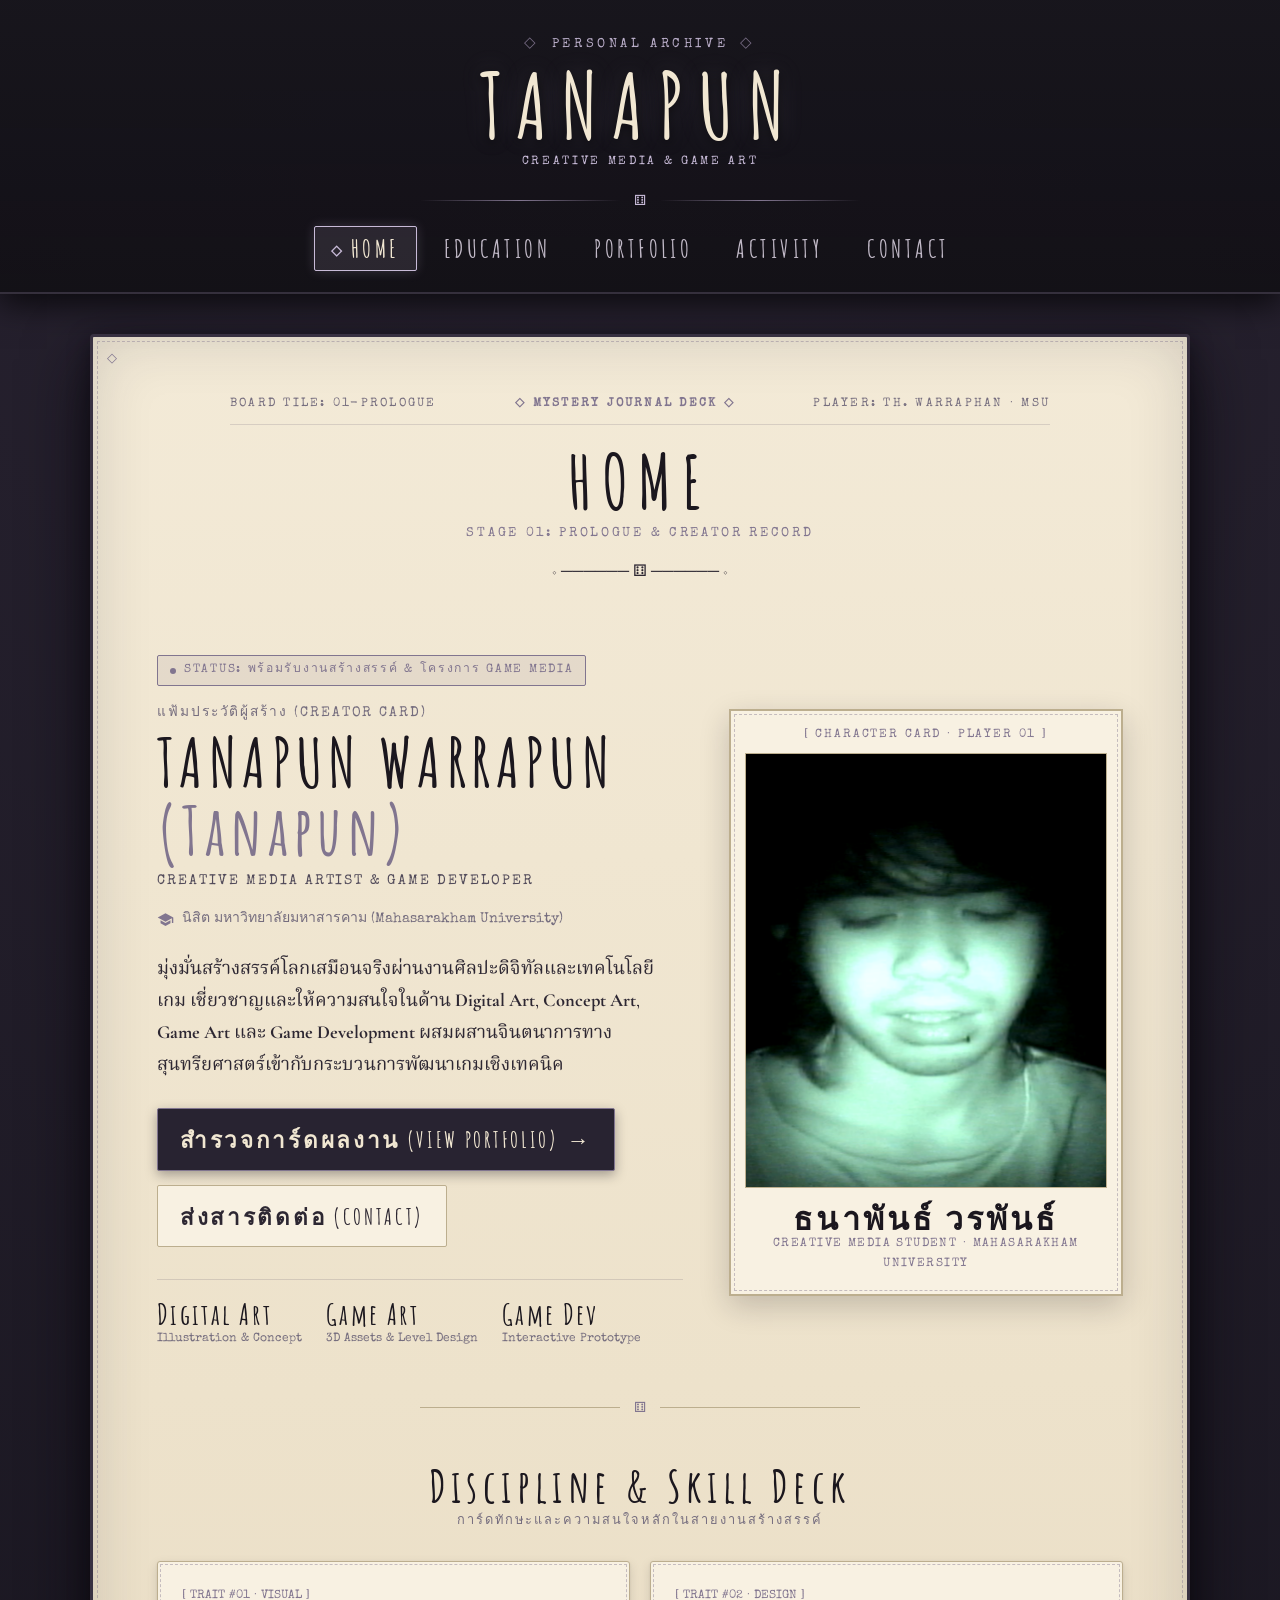
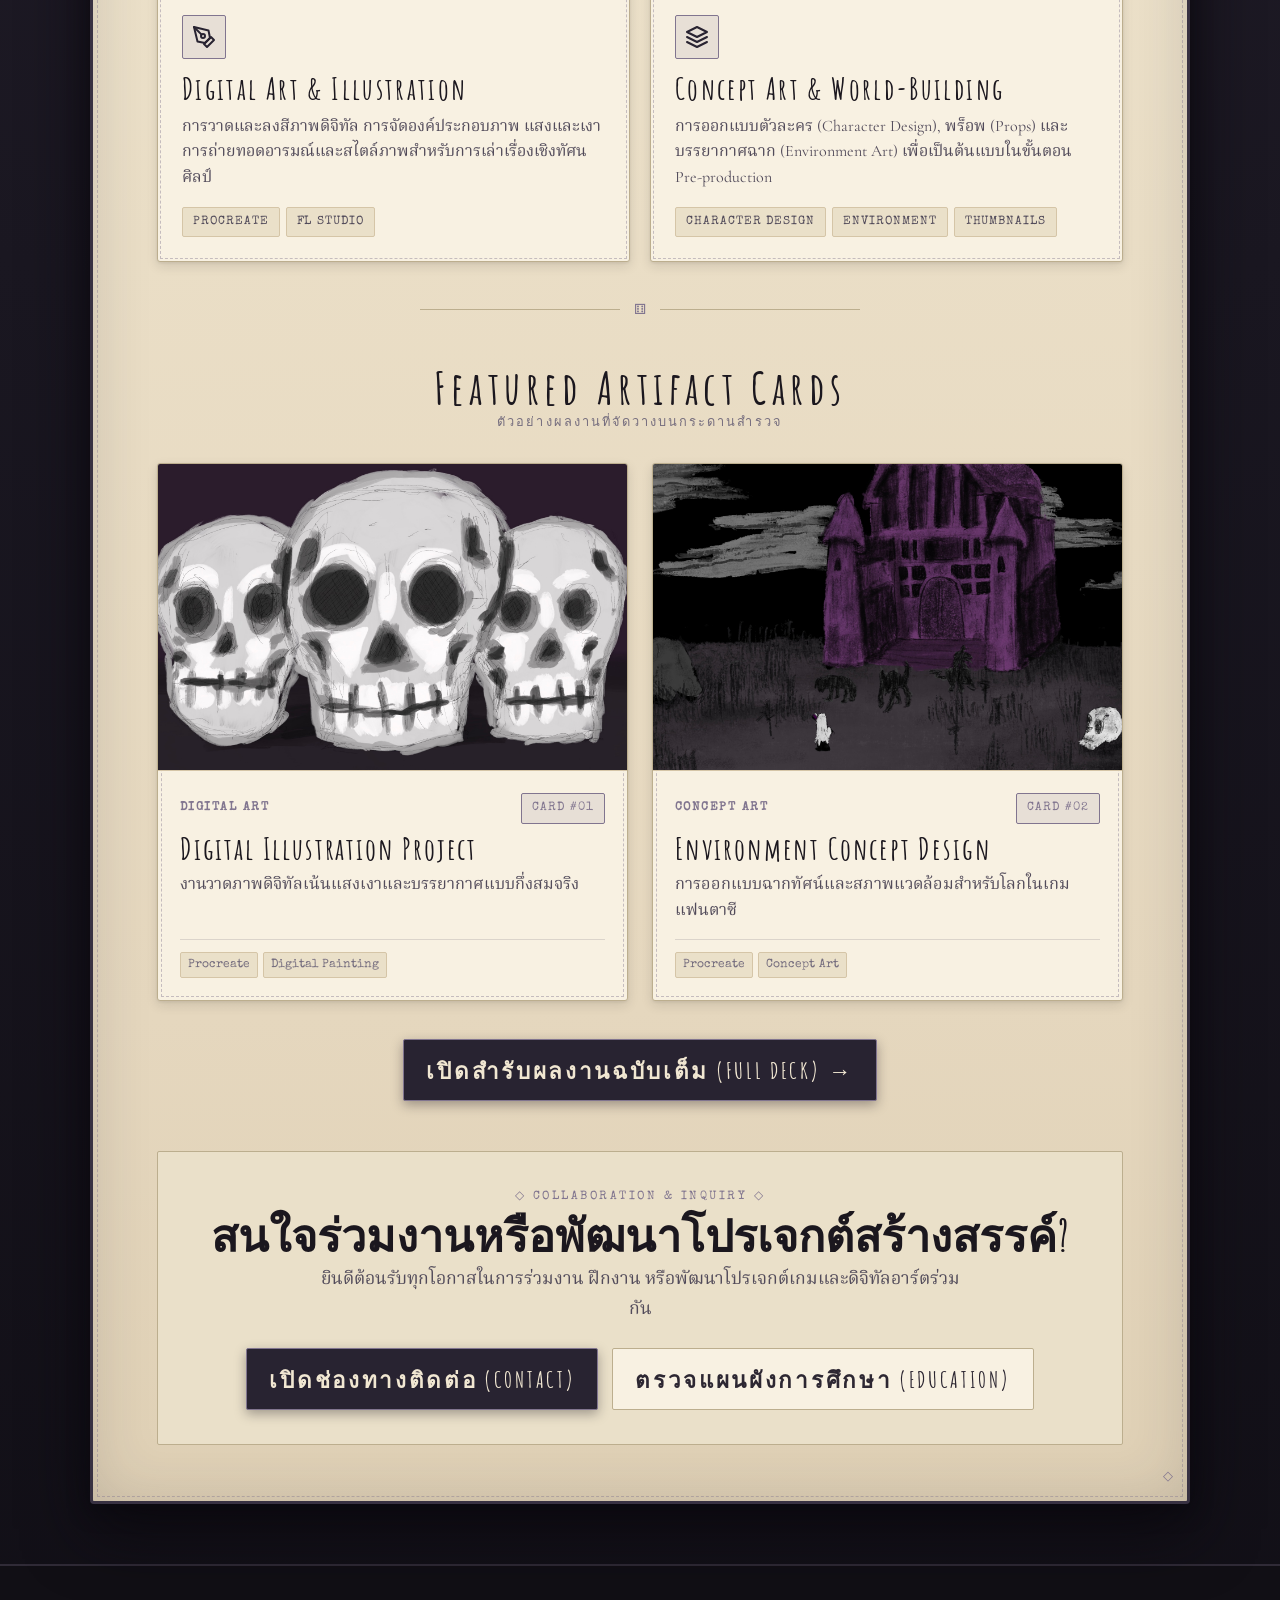
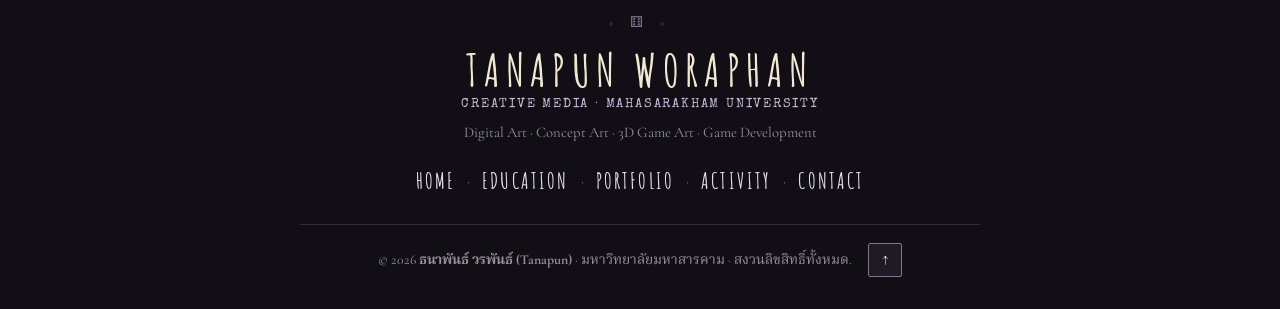
<file: port/index.html>
<!DOCTYPE html>
<html lang="th">

<head>
  <meta charset="UTF-8">
  <meta name="viewport" content="width=device-width, initial-scale=1.0">
  <meta name="description"
    content="Personal Portfolio ของ ธนาพันธ์ วรพันธ์ (Tanapun) นักศึกษาสาย Creative Media มหาวิทยาลัยมหาสารคาม นำเสนอผลงาน Digital Art, Concept Art, Game Art และ Game Development ในรูปแบบ Blooddusk Board Game & Mystery Storybook">
  <meta name="keywords"
    content="ธนาพันธ์ วรพันธ์, Tanapun, Creative Media, Digital Art, Concept Art, Game Art, Game Development, Portfolio, มหาวิทยาลัยมหาสารคาม, Blooddusk, Rusty Lake, Board Game">
  <meta name="author" content="ธนาพันธ์ วรพันธ์ (Tanapun)">
  <title>Tanapun — Blooddusk Board Game &amp; Creative Portfolio</title>

  <!-- CSS Stylesheet -->
  <link rel="stylesheet" href="style.css">
</head>

<body>
  <!-- Accessible Skip Link -->
  <a href="#main-content" class="skip-link">ข้ามไปยังเนื้อหาหลัก (Skip to content)</a>

  <!-- Centered Blooddusk Board Game Header -->
  <header class="navbar" role="banner">
    <div class="container navbar__inner">
      <div class="navbar__header-centered">

        <!-- 1. Top Small Archive Tag -->
        <div class="navbar__ornament-top">
          <span class="board-symbol">◇</span> PERSONAL ARCHIVE <span class="board-symbol">◇</span>
        </div>

        <!-- 2. Large Centered Rusty Lake Style Name -->
        <a href="index.html" class="navbar__brand" aria-label="Tanapun Portfolio หน้าแรก">
          <span class="navbar__brand-display">TANAPUN</span>
          <span class="navbar__brand-sub">CREATIVE MEDIA &amp; GAME ART</span>
        </a>

        <!-- 3. Muted Purple Decorative Divider Line -->
        <div class="navbar__board-rule" aria-hidden="true">
          <span class="rule-line"></span>
          <span class="rule-token">⚅</span>
          <span class="rule-line"></span>
        </div>

        <!-- Mobile Toggle Button -->
        <button class="navbar__toggle" type="button" aria-expanded="false" aria-controls="navbar-menu"
          aria-label="เปิดเมนูนำทาง">
          <span class="navbar__toggle-bar"></span>
          <span class="navbar__toggle-bar"></span>
          <span class="navbar__toggle-bar"></span>
        </button>

        <!-- 4. Centered Navigation Menu -->
        <nav class="navbar__nav" id="navbar-menu" role="navigation" aria-label="เมนูหลัก">
          <ul class="navbar__list">
            <li><a href="index.html" class="navbar__link active" aria-current="page">Home</a></li>
            <li><a href="education.html" class="navbar__link">Education</a></li>
            <li><a href="portfolio.html" class="navbar__link">Portfolio</a></li>
            <li><a href="activity.html" class="navbar__link">Activity</a></li>
            <li><a href="contact.html" class="navbar__link">Contact</a></li>
          </ul>
        </nav>

      </div>
    </div>
  </header>

  <!-- Main Content: Blooddusk Game Board Sheet -->
  <main id="main-content" class="main-content">
    <div class="board-game-desk">
      <div class="container">

        <article class="board-game-sheet">

          <!-- Board Sheet Folio & Centered Page Title -->
          <header class="sheet-header">
            <div class="sheet-folio">
              <span class="folio-left">BOARD TILE: 01-PROLOGUE</span>
              <span class="folio-center">◇ MYSTERY JOURNAL DECK ◇</span>
              <span class="folio-right">PLAYER: TH. WARRAPHAN · MSU</span>
            </div>
            <h1 class="sheet-title">HOME</h1>
            <div class="sheet-sub">STAGE 01: PROLOGUE &amp; CREATOR RECORD</div>
            <div class="sheet-ornament" aria-hidden="true">◇ ────── ⚅ ────── ◇</div>
          </header>

          <!-- Hero Section inside Game Board -->
          <section class="hero" aria-labelledby="hero-heading">
            <div class="hero__grid">

              <!-- Hero Intro Text -->
              <div class="hero__content">
                <div class="hero__badge">
                  <span class="hero__badge-dot" aria-hidden="true"></span>
                  <span>STATUS: พร้อมรับงานสร้างสรรค์ &amp; โครงการ Game Media</span>
                </div>

                <p class="hero__title-sub">แฟ้มประวัติผู้สร้าง (Creator Card)</p>
                <h2 id="hero-heading" class="hero__name">TANAPUN WARRAPUN <span>(Tanapun)</span></h2>
                <span class="hero__alias">Creative Media Artist &amp; Game Developer</span>

                <div class="hero__institution">
                  <svg xmlns="http://www.w3.org/2000/svg" viewBox="0 0 24 24" fill="currentColor" aria-hidden="true">
                    <path d="M12 3L1 9L12 15L21 10.09V17H23V9M5 13.18V17.18L12 21L19 17.18V13.18L12 17L5 13.18Z" />
                  </svg>
                  <span>นิสิต มหาวิทยาลัยมหาสารคาม (Mahasarakham University)</span>
                </div>

                <p class="hero__bio">
                  มุ่งมั่นสร้างสรรค์โลกเสมือนจริงผ่านงานศิลปะดิจิทัลและเทคโนโลยีเกม
                  เชี่ยวชาญและให้ความสนใจในด้าน <strong>Digital Art</strong>, <strong>Concept Art</strong>,
                  <strong>Game Art</strong> และ <strong>Game Development</strong>
                  ผสมผสานจินตนาการทางสุนทรียศาสตร์เข้ากับกระบวนการพัฒนาเกมเชิงเทคนิค
                </p>

                <div class="hero__actions">
                  <a href="portfolio.html" class="btn btn-blooddusk">
                    <span>สำรวจการ์ดผลงาน (View Portfolio)</span>
                    <span aria-hidden="true">→</span>
                  </a>
                  <a href="contact.html" class="btn btn-secondary">
                    <span>ส่งสารติดต่อ (Contact)</span>
                  </a>
                </div>

                <div class="hero__highlights">
                  <div class="hero__highlight-item">
                    <span class="hero__highlight-number">Digital Art</span>
                    <span class="hero__highlight-label">Illustration &amp; Concept</span>
                  </div>
                  <div class="hero__highlight-item">
                    <span class="hero__highlight-number">Game Art</span>
                    <span class="hero__highlight-label">3D Assets &amp; Level Design</span>
                  </div>
                  <div class="hero__highlight-item">
                    <span class="hero__highlight-number">Game Dev</span>
                    <span class="hero__highlight-label">Interactive Prototype</span>
                  </div>
                </div>
              </div>

              <!-- Hero Visual / Character Portrait Card -->
              <div class="hero__visual">
                <div class="character-card">
                  <div class="character-card__header-tag">
                    [ CHARACTER CARD · PLAYER 01 ]
                  </div>
                  <div class="character-card__image-wrap">
                    <img src="images/profile.jpg" alt="ภาพถ่ายของ ธนาพันธ์ วรพันธ์ (Tanapun)"
                      class="character-card__img" width="600" height="700">
                  </div>
                  <div class="character-card__caption">
                    <div class="character-card__name">ธนาพันธ์ วรพันธ์</div>
                    <div class="character-card__role">Creative Media Student · Mahasarakham University</div>
                  </div>
                </div>
              </div>

            </div>
          </section>

          <div class="board-divider-rule" aria-hidden="true">
            <span class="rule-line"></span>
            <span class="rule-symbol">⚅</span>
            <span class="rule-line"></span>
          </div>

          <!-- Core Disciplines as Trait Cards -->
          <section aria-labelledby="disciplines-heading">
            <div class="section-heading-block">
              <h2 id="disciplines-heading" class="section-board-title">Discipline &amp; Skill Deck</h2>
              <p class="section-board-subtitle">การ์ดทักษะและความสนใจหลักในสายงานสร้างสรรค์</p>
            </div>

            <div class="disciplines-grid">

              <article class="discipline-card">
                <div class="discipline-card__slot">[ TRAIT #01 · VISUAL ]</div>
                <div class="discipline-card__icon" aria-hidden="true">
                  <svg width="24" height="24" viewBox="0 0 24 24" fill="none" stroke="currentColor" stroke-width="2"
                    stroke-linecap="round" stroke-linejoin="round">
                    <path d="M12 19l7-7 3 3-7 7-3-3z"></path>
                    <path d="M18 13l-1.5-7.5L2 2l3.5 14.5L13 18l5-5z"></path>
                    <path d="M2 2l7.586 7.586"></path>
                    <circle cx="11" cy="11" r="2"></circle>
                  </svg>
                </div>
                <h3 class="discipline-card__title">Digital Art &amp; Illustration</h3>
                <p class="discipline-card__desc">การวาดและลงสีภาพดิจิทัล การจัดองค์ประกอบภาพ แสงและเงา
                  การถ่ายทอดอารมณ์และสไตล์ภาพสำหรับการเล่าเรื่องเชิงทัศนศิลป์</p>
                <div class="discipline-card__tools">
                  <span class="badge">Procreate</span>
                  <span class="badge">FL Studio</span>
                </div>
              </article>

              <article class="discipline-card">
                <div class="discipline-card__slot">[ TRAIT #02 · DESIGN ]</div>
                <div class="discipline-card__icon" aria-hidden="true">
                  <svg width="24" height="24" viewBox="0 0 24 24" fill="none" stroke="currentColor" stroke-width="2"
                    stroke-linecap="round" stroke-linejoin="round">
                    <polygon points="12 2 2 7 12 12 22 7 12 2"></polygon>
                    <polyline points="2 17 12 22 22 17"></polyline>
                    <polyline points="2 12 12 17 22 12"></polyline>
                  </svg>
                </div>
                <h3 class="discipline-card__title">Concept Art &amp; World-Building</h3>
                <p class="discipline-card__desc">การออกแบบตัวละคร (Character Design), พร็อพ (Props) และบรรยากาศฉาก
                  (Environment Art) เพื่อเป็นต้นแบบในขั้นตอน Pre-production</p>
                <div class="discipline-card__tools">
                  <span class="badge">Character Design</span>
                  <span class="badge">Environment</span>
                  <span class="badge">Thumbnails</span>
                </div>
              </article>

             
            </div>
          </section>

          <div class="board-divider-rule" aria-hidden="true">
            <span class="rule-line"></span>
            <span class="rule-symbol">⚅</span>
            <span class="rule-line"></span>
          </div>

          <!-- Featured Works as Artifact Cards -->
          <section aria-labelledby="featured-heading">
            <div class="section-heading-block">
              <h2 id="featured-heading" class="section-board-title">Featured Artifact Cards</h2>
              <p class="section-board-subtitle">ตัวอย่างผลงานที่จัดวางบนกระดานสำรวจ</p>
            </div>

            <div class="featured-grid">

              <!-- Sample 1 -->
              <article class="portfolio-card">
                <div class="portfolio-card__thumb-wrap">
                  <img src="images/portfolio-art1.jpg" alt="ภาพผลงาน Digital Artwork 01" class="portfolio-card__img"
                    width="800" height="600">
                </div>
                <div class="portfolio-card__body">
                  <div class="portfolio-card__meta">
                    <span class="portfolio-card__category">Digital Art</span>
                    <span class="badge badge--lavender">Card #01</span>
                  </div>
                  <h3 class="portfolio-card__title">Digital Illustration Project</h3>
                  <p class="portfolio-card__desc">งานวาดภาพดิจิทัลเน้นแสงเงาและบรรยากาศแบบกึ่งสมจริง</p>
                  <div class="portfolio-card__tools">
                    <span class="portfolio-card__tool-tag">Procreate</span>
                    <span class="portfolio-card__tool-tag">Digital Painting</span>
                  </div>
                </div>
              </article>

              <!-- Sample 2 -->
              <article class="portfolio-card">
                <div class="portfolio-card__thumb-wrap">
                  <img src="images/portfolio-art2.jpg" alt="ภาพผลงาน Environment Concept Art"
                    class="portfolio-card__img" width="800" height="600">
                </div>
                <div class="portfolio-card__body">
                  <div class="portfolio-card__meta">
                    <span class="portfolio-card__category">Concept Art</span>
                    <span class="badge badge--lavender">Card #02</span>
                  </div>
                  <h3 class="portfolio-card__title">Environment Concept Design</h3>
                  <p class="portfolio-card__desc">การออกแบบฉากทัศน์และสภาพแวดล้อมสำหรับโลกในเกมแฟนตาซี</p>
                  <div class="portfolio-card__tools">
                    <span class="portfolio-card__tool-tag">Procreate</span>
                    <span class="portfolio-card__tool-tag">Concept Art</span>
                  </div>
                </div>
              </article>

              

            </div>

            <div style="text-align: center; margin-top: 38px;">
              <a href="portfolio.html" class="btn btn-blooddusk">
                <span>เปิดสำรับผลงานฉบับเต็ม (Full Deck)</span>
                <span aria-hidden="true">→</span>
              </a>
            </div>
          </section>

          <!-- Collaboration Tile -->
          <div
            style="margin-top: 50px; padding: 34px; background: var(--paper-inset-bg); border: 1px solid var(--paper-border-dark); text-align: center; border-radius: 2px;">
            <div
              style="font-family: var(--font-typewriter); font-size: 0.78rem; letter-spacing: 0.2em; text-transform: uppercase; color: var(--muted-purple); margin-bottom: 6px;">
              ◇ COLLABORATION &amp; INQUIRY ◇
            </div>
            <h2
              style="font-family: var(--font-display); font-size: 2.8rem; font-weight: 700; color: var(--ink-heading); margin-bottom: 6px; line-height: 1;">
              สนใจร่วมงานหรือพัฒนาโปรเจกต์สร้างสรรค์?
            </h2>
            <p style="font-size: 1.1rem; color: var(--ink-secondary); max-width: 640px; margin: 0 auto 24px auto;">
              ยินดีต้อนรับทุกโอกาสในการร่วมงาน ฝึกงาน หรือพัฒนาโปรเจกต์เกมและดิจิทัลอาร์ตร่วมกัน
            </p>
            <div style="display: flex; gap: 14px; justify-content: center; flex-wrap: wrap;">
              <a href="contact.html" class="btn btn-blooddusk">เปิดช่องทางติดต่อ (Contact)</a>
              <a href="education.html" class="btn btn-secondary">ตรวจแผนผังการศึกษา (Education)</a>
            </div>
          </div>

        </article>

      </div>
    </div>
  </main>

  <!-- Blooddusk Board Footer (Shared across all 5 pages) -->
  <footer class="journal-footer" role="contentinfo">
    <div class="container">
      <div class="journal-footer__inner">
        <div class="journal-footer__rule" aria-hidden="true">
          <span>◇</span> ⚅ <span>◇</span>
        </div>
        <div class="journal-footer__title">TANAPUN WORAPHAN</div>
        <p class="journal-footer__subtitle">
          Creative Media · Mahasarakham University
        </p>
        <p class="journal-footer__focus">
          Digital Art · Concept Art · 3D Game Art · Game Development
        </p>
        <div class="journal-footer__links">
          <a href="index.html">Home</a>
          <span class="dot">·</span>
          <a href="education.html">Education</a>
          <span class="dot">·</span>
          <a href="portfolio.html">Portfolio</a>
          <span class="dot">·</span>
          <a href="activity.html">Activity</a>
          <span class="dot">·</span>
          <a href="contact.html">Contact</a>
        </div>
        <div class="journal-footer__bottom">
          <p>&copy; 2026 <strong>ธนาพันธ์ วรพันธ์ (Tanapun)</strong> · มหาวิทยาลัยมหาสารคาม · สงวนลิขสิทธิ์ทั้งหมด.</p>
          <button class="back-to-top-btn" type="button" aria-label="กลับขึ้นด้านบน">
            <span aria-hidden="true">↑</span>
          </button>
        </div>
      </div>
    </div>
  </footer>

  <!-- JavaScript -->
  <script src="script.js"></script>
</body>

</html>
</file>
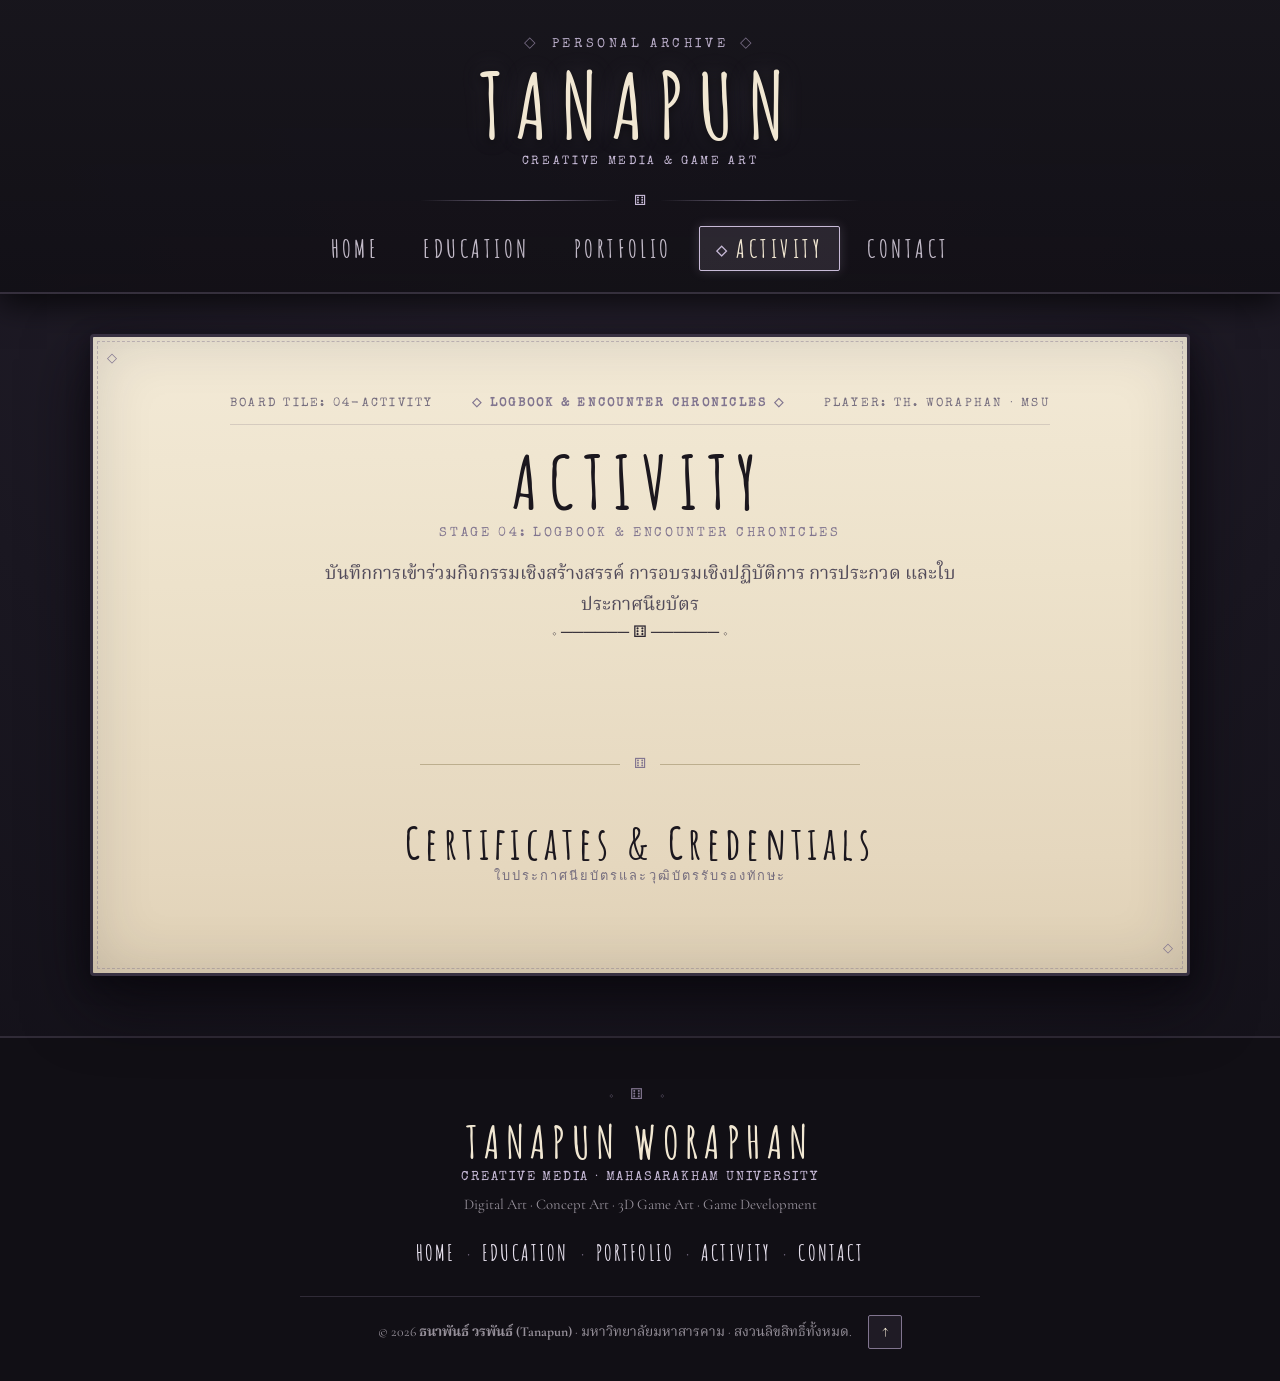
<file: port/activity.html>
<!DOCTYPE html>
<html lang="th">
<head>
  <meta charset="UTF-8">
  <meta name="viewport" content="width=device-width, initial-scale=1.0">
  <meta name="description" content="กิจกรรม การอบรมเชิงปฏิบัติการ การประกวด และใบประกาศนียบัตรของ ธนาพันธ์ วรพันธ์ (Tanapun) มหาวิทยาลัยมหาสารคาม บันทึกในรูปแบบ Blooddusk Logbook & Encounter Chronicles">
  <meta name="keywords" content="กิจกรรม, Activity, การอบรม, การแข่งขัน, ประกาศนียบัตร, ธนาพันธ์ วรพันธ์, Tanapun, มหาวิทยาลัยมหาสารคาม, Blooddusk Board Game">
  <meta name="author" content="ธนาพันธ์ วรพันธ์ (Tanapun)">
  <title>Activity — กิจกรรมและการอบรม | Tanapun Portfolio</title>
  
  <!-- CSS Stylesheet -->
  <link rel="stylesheet" href="style.css">
</head>
<body>
  <!-- Accessible Skip Link -->
  <a href="#main-content" class="skip-link">ข้ามไปยังเนื้อหาหลัก (Skip to content)</a>

  <!-- Centered Blooddusk Board Game Header -->
  <header class="navbar" role="banner">
    <div class="container navbar__inner">
      <div class="navbar__header-centered">
        
        <!-- 1. Top Small Archive Tag -->
        <div class="navbar__ornament-top">
          <span class="board-symbol">◇</span> PERSONAL ARCHIVE <span class="board-symbol">◇</span>
        </div>

        <!-- 2. Large Centered Rusty Lake Style Name -->
        <a href="index.html" class="navbar__brand" aria-label="Tanapun Portfolio หน้าแรก">
          <span class="navbar__brand-display">TANAPUN</span>
          <span class="navbar__brand-sub">CREATIVE MEDIA &amp; GAME ART</span>
        </a>

        <!-- 3. Muted Purple Decorative Divider Line -->
        <div class="navbar__board-rule" aria-hidden="true">
          <span class="rule-line"></span>
          <span class="rule-token">⚅</span>
          <span class="rule-line"></span>
        </div>

        <!-- Mobile Toggle Button -->
        <button class="navbar__toggle" type="button" aria-expanded="false" aria-controls="navbar-menu" aria-label="เปิดเมนูนำทาง">
          <span class="navbar__toggle-bar"></span>
          <span class="navbar__toggle-bar"></span>
          <span class="navbar__toggle-bar"></span>
        </button>

        <!-- 4. Centered Navigation Menu -->
        <nav class="navbar__nav" id="navbar-menu" role="navigation" aria-label="เมนูหลัก">
          <ul class="navbar__list">
            <li><a href="index.html" class="navbar__link">Home</a></li>
            <li><a href="education.html" class="navbar__link">Education</a></li>
            <li><a href="portfolio.html" class="navbar__link">Portfolio</a></li>
            <li><a href="activity.html" class="navbar__link active" aria-current="page">Activity</a></li>
            <li><a href="contact.html" class="navbar__link">Contact</a></li>
          </ul>
        </nav>

      </div>
    </div>
  </header>

  <!-- Main Content: Blooddusk Game Board Sheet -->
  <main id="main-content" class="main-content">
    <div class="board-game-desk">
      <div class="container">
        
        <article class="board-game-sheet">
          
          <!-- Board Sheet Folio & Centered Page Title -->
          <header class="sheet-header">
            <div class="sheet-folio">
              <span class="folio-left">BOARD TILE: 04-ACTIVITY</span>
              <span class="folio-center">◇ LOGBOOK &amp; ENCOUNTER CHRONICLES ◇</span>
              <span class="folio-right">PLAYER: TH. WORAPHAN · MSU</span>
            </div>
            <h1 class="sheet-title">ACTIVITY</h1>
            <div class="sheet-sub">STAGE 04: LOGBOOK &amp; ENCOUNTER CHRONICLES</div>
            <p class="sheet-lead">
              บันทึกการเข้าร่วมกิจกรรมเชิงสร้างสรรค์ การอบรมเชิงปฏิบัติการ การประกวด และใบประกาศนียบัตร
            </p>
            <div class="sheet-ornament" aria-hidden="true">◇ ────── ⚅ ────── ◇</div>
          </header>

          <!-- Activity Grid -->
          <div class="activity-grid">

           
          </div>

          <div class="board-divider-rule" aria-hidden="true">
            <span class="rule-line"></span>
            <span class="rule-symbol">⚅</span>
            <span class="rule-line"></span>
          </div>

          <!-- Certificate Showcase Section -->
          <section aria-labelledby="certs-heading">
            <div class="section-heading-block">
              <h2 id="certs-heading" class="section-board-title">Certificates &amp; Credentials</h2>
              <p class="section-board-subtitle">ใบประกาศนียบัตรและวุฒิบัตรรับรองทักษะ</p>
            </div>

            <div style="display: grid; grid-template-columns: repeat(auto-fit, minmax(310px, 1fr)); gap: 26px;">
              

            </div>
          </section>

        </article>

      </div>
    </div>
  </main>

  <!-- Blooddusk Board Footer (Shared across all 5 pages) -->
  <footer class="journal-footer" role="contentinfo">
    <div class="container">
      <div class="journal-footer__inner">
        <div class="journal-footer__rule" aria-hidden="true">
          <span>◇</span> ⚅ <span>◇</span>
        </div>
        <div class="journal-footer__title">TANAPUN WORAPHAN</div>
        <p class="journal-footer__subtitle">
          Creative Media · Mahasarakham University
        </p>
        <p class="journal-footer__focus">
          Digital Art · Concept Art · 3D Game Art · Game Development
        </p>
        <div class="journal-footer__links">
          <a href="index.html">Home</a>
          <span class="dot">·</span>
          <a href="education.html">Education</a>
          <span class="dot">·</span>
          <a href="portfolio.html">Portfolio</a>
          <span class="dot">·</span>
          <a href="activity.html">Activity</a>
          <span class="dot">·</span>
          <a href="contact.html">Contact</a>
        </div>
        <div class="journal-footer__bottom">
          <p>&copy; 2026 <strong>ธนาพันธ์ วรพันธ์ (Tanapun)</strong> · มหาวิทยาลัยมหาสารคาม · สงวนลิขสิทธิ์ทั้งหมด.</p>
          <button class="back-to-top-btn" type="button" aria-label="กลับขึ้นด้านบน">
            <span aria-hidden="true">↑</span>
          </button>
        </div>
      </div>
    </div>
  </footer>

  <!-- JavaScript -->
  <script src="script.js"></script>
</body>
</html>
</file>
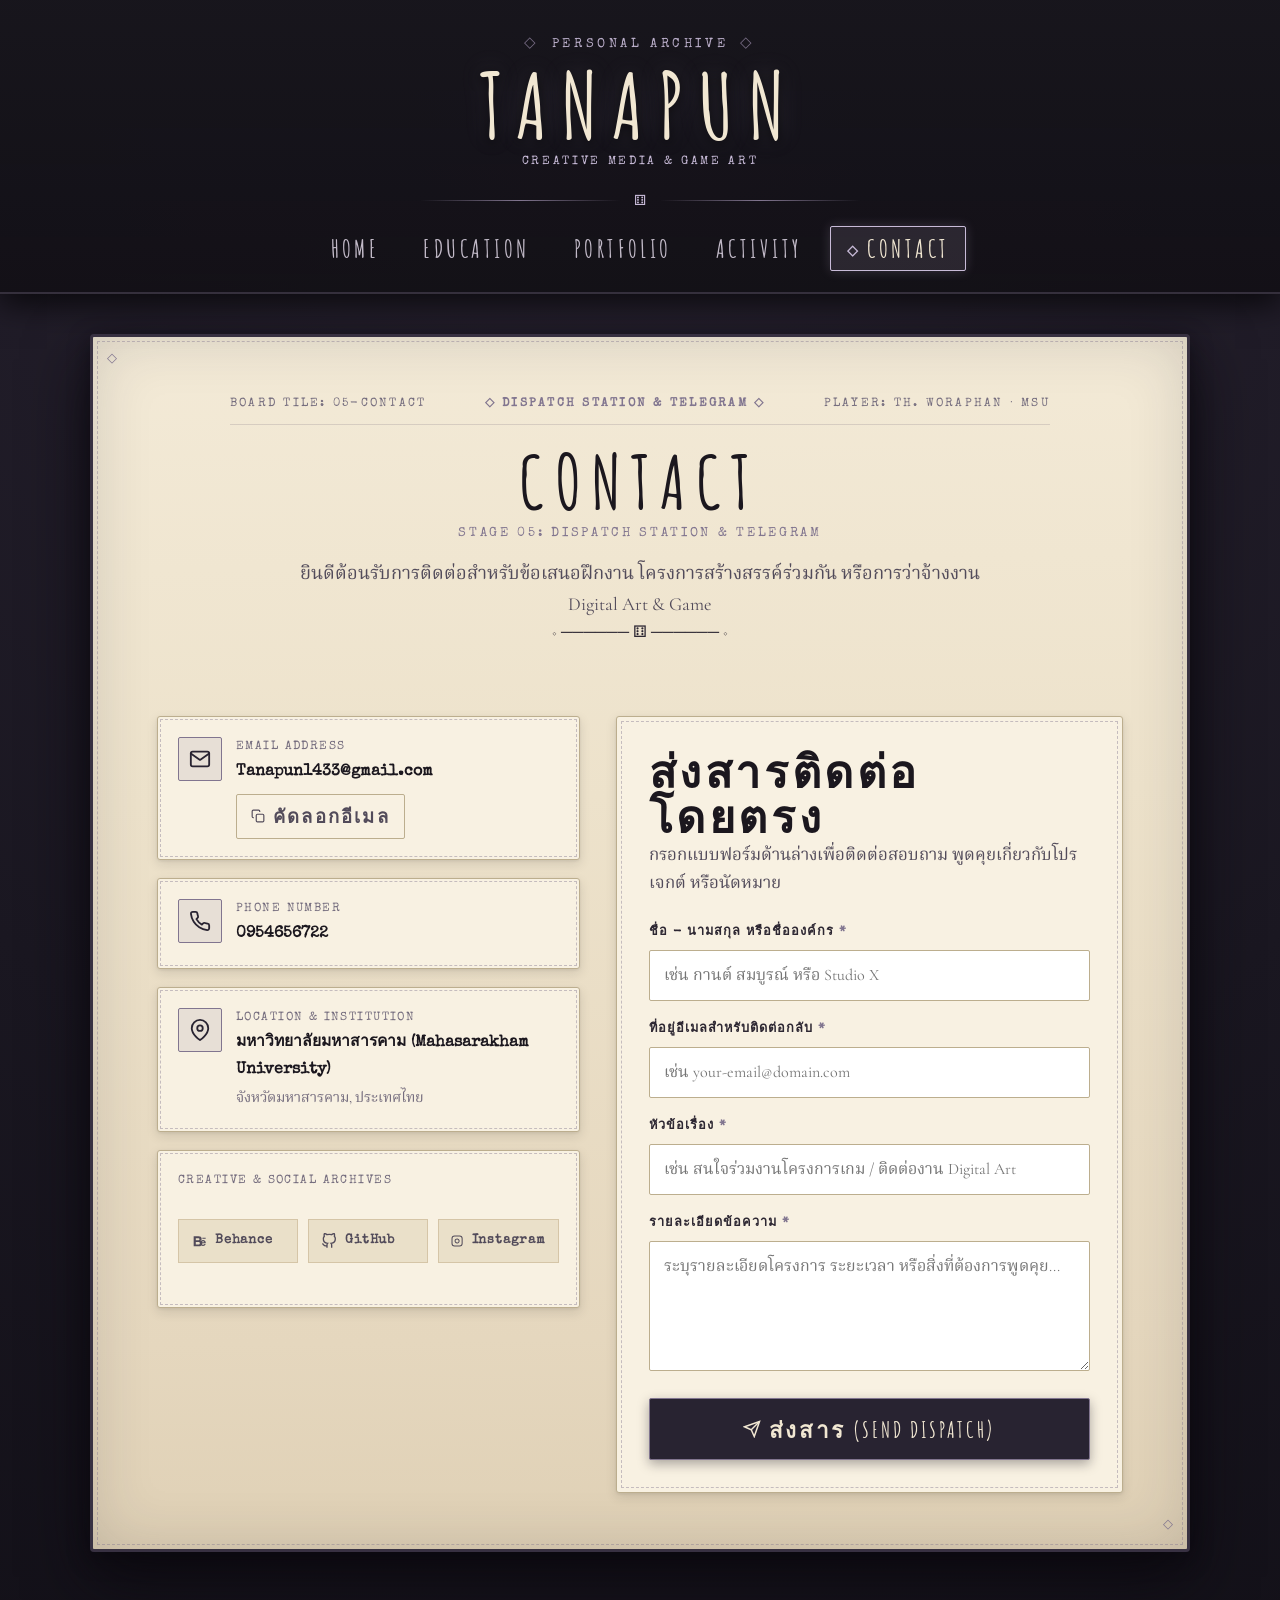
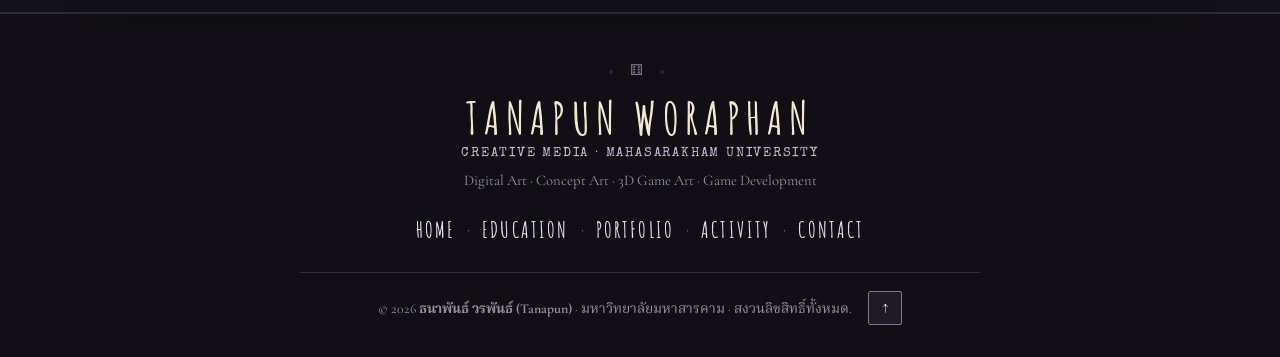
<file: port/contact.html>
<!DOCTYPE html>
<html lang="th">

<head>
  <meta charset="UTF-8">
  <meta name="viewport" content="width=device-width, initial-scale=1.0">
  <meta name="description"
    content="ช่องทางการติดต่อ ธนาพันธ์ วรพันธ์ (Tanapun) นักศึกษาสาย Creative Media มหาวิทยาลัยมหาสารคาม สำหรับงาน Digital Art, Game Art และ Game Development ในรูปแบบ Blooddusk Dispatch Station">
  <meta name="keywords"
    content="ติดต่อ, Contact, ธนาพันธ์ วรพันธ์, Tanapun, Creative Media, มหาวิทยาลัยมหาสารคาม, Email, Portfolio, Blooddusk Board Game">
  <meta name="author" content="ธนาพันธ์ วรพันธ์ (Tanapun)">
  <title>Contact — ช่องทางการติดต่อ | Tanapun Portfolio</title>

  <!-- CSS Stylesheet -->
  <link rel="stylesheet" href="style.css">
</head>

<body>
  <!-- Accessible Skip Link -->
  <a href="#main-content" class="skip-link">ข้ามไปยังเนื้อหาหลัก (Skip to content)</a>

  <!-- Centered Blooddusk Board Game Header -->
  <header class="navbar" role="banner">
    <div class="container navbar__inner">
      <div class="navbar__header-centered">

        <!-- 1. Top Small Archive Tag -->
        <div class="navbar__ornament-top">
          <span class="board-symbol">◇</span> PERSONAL ARCHIVE <span class="board-symbol">◇</span>
        </div>

        <!-- 2. Large Centered Rusty Lake Style Name -->
        <a href="index.html" class="navbar__brand" aria-label="Tanapun Portfolio หน้าแรก">
          <span class="navbar__brand-display">TANAPUN</span>
          <span class="navbar__brand-sub">CREATIVE MEDIA &amp; GAME ART</span>
        </a>

        <!-- 3. Muted Purple Decorative Divider Line -->
        <div class="navbar__board-rule" aria-hidden="true">
          <span class="rule-line"></span>
          <span class="rule-token">⚅</span>
          <span class="rule-line"></span>
        </div>

        <!-- Mobile Toggle Button -->
        <button class="navbar__toggle" type="button" aria-expanded="false" aria-controls="navbar-menu"
          aria-label="เปิดเมนูนำทาง">
          <span class="navbar__toggle-bar"></span>
          <span class="navbar__toggle-bar"></span>
          <span class="navbar__toggle-bar"></span>
        </button>

        <!-- 4. Centered Navigation Menu -->
        <nav class="navbar__nav" id="navbar-menu" role="navigation" aria-label="เมนูหลัก">
          <ul class="navbar__list">
            <li><a href="index.html" class="navbar__link">Home</a></li>
            <li><a href="education.html" class="navbar__link">Education</a></li>
            <li><a href="portfolio.html" class="navbar__link">Portfolio</a></li>
            <li><a href="activity.html" class="navbar__link">Activity</a></li>
            <li><a href="contact.html" class="navbar__link active" aria-current="page">Contact</a></li>
          </ul>
        </nav>

      </div>
    </div>
  </header>

  <!-- Main Content: Blooddusk Game Board Sheet -->
  <main id="main-content" class="main-content">
    <div class="board-game-desk">
      <div class="container">

        <article class="board-game-sheet">

          <!-- Board Sheet Folio & Centered Page Title -->
          <header class="sheet-header">
            <div class="sheet-folio">
              <span class="folio-left">BOARD TILE: 05-CONTACT</span>
              <span class="folio-center">◇ DISPATCH STATION &amp; TELEGRAM ◇</span>
              <span class="folio-right">PLAYER: TH. WORAPHAN · MSU</span>
            </div>
            <h1 class="sheet-title">CONTACT</h1>
            <div class="sheet-sub">STAGE 05: DISPATCH STATION &amp; TELEGRAM</div>
            <p class="sheet-lead">
              ยินดีต้อนรับการติดต่อสำหรับข้อเสนอฝึกงาน โครงการสร้างสรรค์ร่วมกัน หรือการว่าจ้างงาน Digital Art &amp; Game
            </p>
            <div class="sheet-ornament" aria-hidden="true">◇ ────── ⚅ ────── ◇</div>
          </header>

          <div class="contact-grid">

            <!-- Contact Info Cards Column -->
            <div class="contact-info-panel">

              <!-- Email Card -->
              <article class="contact-card">
                <div class="contact-card__icon" aria-hidden="true">
                  <svg width="22" height="22" viewBox="0 0 24 24" fill="none" stroke="currentColor" stroke-width="2"
                    stroke-linecap="round" stroke-linejoin="round">
                    <path d="M4 4h16c1.1 0 2 .9 2 2v12c0 1.1-.9 2-2 2H4c-1.1 0-2-.9-2-2V6c0-1.1.9-2 2-2z"></path>
                    <polyline points="22,6 12,13 2,6"></polyline>
                  </svg>
                </div>
                <div class="contact-card__content">
                  <div class="contact-card__label">Email Address</div>
                  <div class="contact-card__value">Tanapun1433@gmail.com</div>
                  <div style="margin-top: 8px;">
                    <button type="button" class="btn btn-outline btn-sm" data-copy-text="Tanapun1433@gmail.com"
                      aria-label="คัดลอกอีเมล">
                      <svg width="14" height="14" viewBox="0 0 24 24" fill="none" stroke="currentColor"
                        stroke-width="2">
                        <rect x="9" y="9" width="13" height="13" rx="2" ry="2"></rect>
                        <path d="M5 15H4a2 2 0 0 1-2-2V4a2 2 0 0 1 2-2h9a2 2 0 0 1 2 2v1"></path>
                      </svg>
                      <span>คัดลอกอีเมล</span>
                    </button>
                  </div>
                </div>
              </article>

              <!-- Phone Card -->
              <article class="contact-card">
                <div class="contact-card__icon" aria-hidden="true">
                  <svg width="22" height="22" viewBox="0 0 24 24" fill="none" stroke="currentColor" stroke-width="2"
                    stroke-linecap="round" stroke-linejoin="round">
                    <path
                      d="M22 16.92v3a2 2 0 0 1-2.18 2 19.79 19.79 0 0 1-8.63-3.07 19.5 19.5 0 0 1-6-6 19.79 19.79 0 0 1-3.07-8.67A2 2 0 0 1 4.11 2h3a2 2 0 0 1 2 1.72 12.84 12.84 0 0 0 .7 2.81 2 2 0 0 1-.45 2.11L8.09 9.91a16 16 0 0 0 6 6l1.27-1.27a2 2 0 0 1 2.11-.45 12.84 12.84 0 0 0 2.81.7A2 2 0 0 1 22 16.92z">
                    </path>
                  </svg>
                </div>
                <div class="contact-card__content">
                  <div class="contact-card__label">Phone Number</div>
                  <div class="contact-card__value">0954656722</div>
                </div>
              </article>

              <!-- Location Card -->
              <article class="contact-card">
                <div class="contact-card__icon" aria-hidden="true">
                  <svg width="22" height="22" viewBox="0 0 24 24" fill="none" stroke="currentColor" stroke-width="2"
                    stroke-linecap="round" stroke-linejoin="round">
                    <path d="M21 10c0 7-9 13-9 13s-9-6-9-13a9 9 0 0 1 18 0z"></path>
                    <circle cx="12" cy="10" r="3"></circle>
                  </svg>
                </div>
                <div class="contact-card__content">
                  <div class="contact-card__label">Location &amp; Institution</div>
                  <div class="contact-card__value">มหาวิทยาลัยมหาสารคาม (Mahasarakham University)</div>
                  <p style="font-size: 0.9rem; color: var(--ink-muted); margin-top: 3px;">จังหวัดมหาสารคาม, ประเทศไทย
                  </p>
                </div>
              </article>

              <!-- Creative & Social Profiles Card -->
              <div class="contact-card" style="flex-direction: column;">
                <div class="contact-card__label" style="margin-bottom: 6px;">Creative &amp; Social Archives</div>
                <div class="social-links-grid" style="width: 100%;">

                  <a href="https://www.behance.net/gallery/252690101/DEATH-ATMOSPHERE" target="_blank"
                    rel="noopener noreferrer" class="social-link-item" title="Behance">

                    <svg width="16" height="16" viewBox="0 0 24 24" fill="currentColor"
                      xmlns="http://www.w3.org/2000/svg" aria-hidden="true">
                      <path
                        d="M4 5h7.2c3 0 4.8 1.2 4.8 3.7 0 1.4-.7 2.4-1.8 2.9 1.8.5 2.8 1.8 2.8 3.7 0 3-2.3 4.7-5.4 4.7H4V5zm3.2 5.8h3.5c1.2 0 2-.6 2-1.6s-.7-1.5-1.9-1.5H7.2v3.1zm0 6.5h3.8c1.4 0 2.3-.7 2.3-1.9s-.9-1.8-2.3-1.8H7.2v3.7zM17 7h5v1.5h-5V7zm5.2 8.4h-6.1c.1 1.5.9 2.3 2.2 2.3.9 0 1.6-.4 1.9-1.1h1.8c-.5 1.9-2 3-3.9 3-2.6 0-4.2-1.8-4.2-4.5 0-2.6 1.7-4.5 4.2-4.5 2.7 0 4.1 2 4.1 4.6v.2zm-6.1-1.4h4c-.2-1.1-.9-1.7-2-1.7-1.1 0-1.8.6-2 1.7z" />
                    </svg>

                    <span>Behance</span>
                  </a>

                  <a href="https://github.com/kyuta01" target="_blank" rel="noopener noreferrer" class="social-link-item"
                    title="GitHub">
                    <svg width="16" height="16" viewBox="0 0 24 24" fill="none" stroke="currentColor" stroke-width="2">
                      <path
                        d="M9 19c-5 1.5-5-2.5-7-3m14 6v-3.87a3.37 3.37 0 0 0-.94-2.61c3.14-.35 6.44-1.54 6.44-7A5.44 5.44 0 0 0 20 4.77 5.07 5.07 0 0 0 19.91 1S18.73.65 16 2.48a13.38 13.38 0 0 0-7 0C6.27.65 5.09 1 5.09 1A5.07 5.07 0 0 0 5 4.77a5.44 5.44 0 0 0-1.5 3.78c0 5.42 3.3 6.61 6.44 7A3.37 3.37 0 0 0 9 18.13V22">
                      </path>
                    </svg>
                    <span>GitHub</span>
                  </a>

                  <a href="[กรอกลิงก์จริง]" target="_blank" rel="noopener noreferrer" class="social-link-item"
                    title="Instagram">
                    <svg width="16" height="16" viewBox="0 0 24 24" fill="none" stroke="currentColor" stroke-width="2">
                      <rect x="2" y="2" width="20" height="20" rx="5" ry="5"></rect>
                      <path d="M16 11.37A4 4 0 1 1 12.63 8 4 4 0 0 1 16 11.37z"></path>
                      <line x1="17.5" y1="6.5" x2="17.51" y2="6.5"></line>
                    </svg>
                    <span>Instagram</span>
                  </a>

                </div>
                <p style="font-size: 0.82rem; color: var(--ink-muted); margin-top: 10px;">

                </p>
              </div>

            </div>

            <!-- Contact Epistle Interactive Message Form -->
            <div class="contact-form-panel">
              <h2 class="contact-form__title">ส่งสารติดต่อโดยตรง</h2>
              <p class="contact-form__subtitle">
                กรอกแบบฟอร์มด้านล่างเพื่อติดต่อสอบถาม พูดคุยเกี่ยวกับโปรเจกต์ หรือนัดหมาย
              </p>

              <form id="contactForm" method="POST" novalidate aria-label="แบบฟอร์มติดต่อสอบถาม">

                <div class="form-group">
                  <label for="senderName" class="form-label">ชื่อ - นามสกุล หรือชื่อองค์กร <span>*</span></label>
                  <input type="text" id="senderName" name="name" class="form-control"
                    placeholder="เช่น กานต์ สมบูรณ์ หรือ Studio X" required autocomplete="name">
                </div>

                <div class="form-group">
                  <label for="senderEmail" class="form-label">ที่อยู่อีเมลสำหรับติดต่อกลับ <span>*</span></label>
                  <input type="email" id="senderEmail" name="email" class="form-control"
                    placeholder="เช่น your-email@domain.com" required autocomplete="email">
                </div>

                <div class="form-group">
                  <label for="senderSubject" class="form-label">หัวข้อเรื่อง <span>*</span></label>
                  <input type="text" id="senderSubject" name="subject" class="form-control"
                    placeholder="เช่น สนใจร่วมงานโครงการเกม / ติดต่องาน Digital Art" required>
                </div>

                <div class="form-group">
                  <label for="senderMessage" class="form-label">รายละเอียดข้อความ <span>*</span></label>
                  <textarea id="senderMessage" name="message" class="form-control"
                    placeholder="ระบุรายละเอียดโครงการ ระยะเวลา หรือสิ่งที่ต้องการพูดคุย..." required></textarea>
                </div>

                <button type="submit" class="btn btn-blooddusk" style="width: 100%;">
                  <svg width="18" height="18" viewBox="0 0 24 24" fill="none" stroke="currentColor" stroke-width="2"
                    aria-hidden="true">
                    <line x1="22" y1="2" x2="11" y2="13"></line>
                    <polygon points="22 2 15 22 11 13 2 9 22 2"></polygon>
                  </svg>
                  <span>ส่งสาร (Send Dispatch)</span>
                </button>

                <!-- Client-side Interactive Feedback -->
                <div id="formFeedback" class="form-feedback" role="alert" aria-live="polite"></div>

              </form>
            </div>

          </div>

        </article>

      </div>
    </div>
  </main>

  <!-- Blooddusk Board Footer (Shared across all 5 pages) -->
  <footer class="journal-footer" role="contentinfo">
    <div class="container">
      <div class="journal-footer__inner">
        <div class="journal-footer__rule" aria-hidden="true">
          <span>◇</span> ⚅ <span>◇</span>
        </div>
        <div class="journal-footer__title">TANAPUN WORAPHAN</div>
        <p class="journal-footer__subtitle">
          Creative Media · Mahasarakham University
        </p>
        <p class="journal-footer__focus">
          Digital Art · Concept Art · 3D Game Art · Game Development
        </p>
        <div class="journal-footer__links">
          <a href="index.html">Home</a>
          <span class="dot">·</span>
          <a href="education.html">Education</a>
          <span class="dot">·</span>
          <a href="portfolio.html">Portfolio</a>
          <span class="dot">·</span>
          <a href="activity.html">Activity</a>
          <span class="dot">·</span>
          <a href="contact.html">Contact</a>
        </div>
        <div class="journal-footer__bottom">
          <p>&copy; 2026 <strong>ธนาพันธ์ วรพันธ์ (Tanapun)</strong> · มหาวิทยาลัยมหาสารคาม · สงวนลิขสิทธิ์ทั้งหมด.</p>
          <button class="back-to-top-btn" type="button" aria-label="กลับขึ้นด้านบน">
            <span aria-hidden="true">↑</span>
          </button>
        </div>
      </div>
    </div>
  </footer>

  <!-- JavaScript -->
  <script src="script.js"></script>
</body>

</html>
</file>
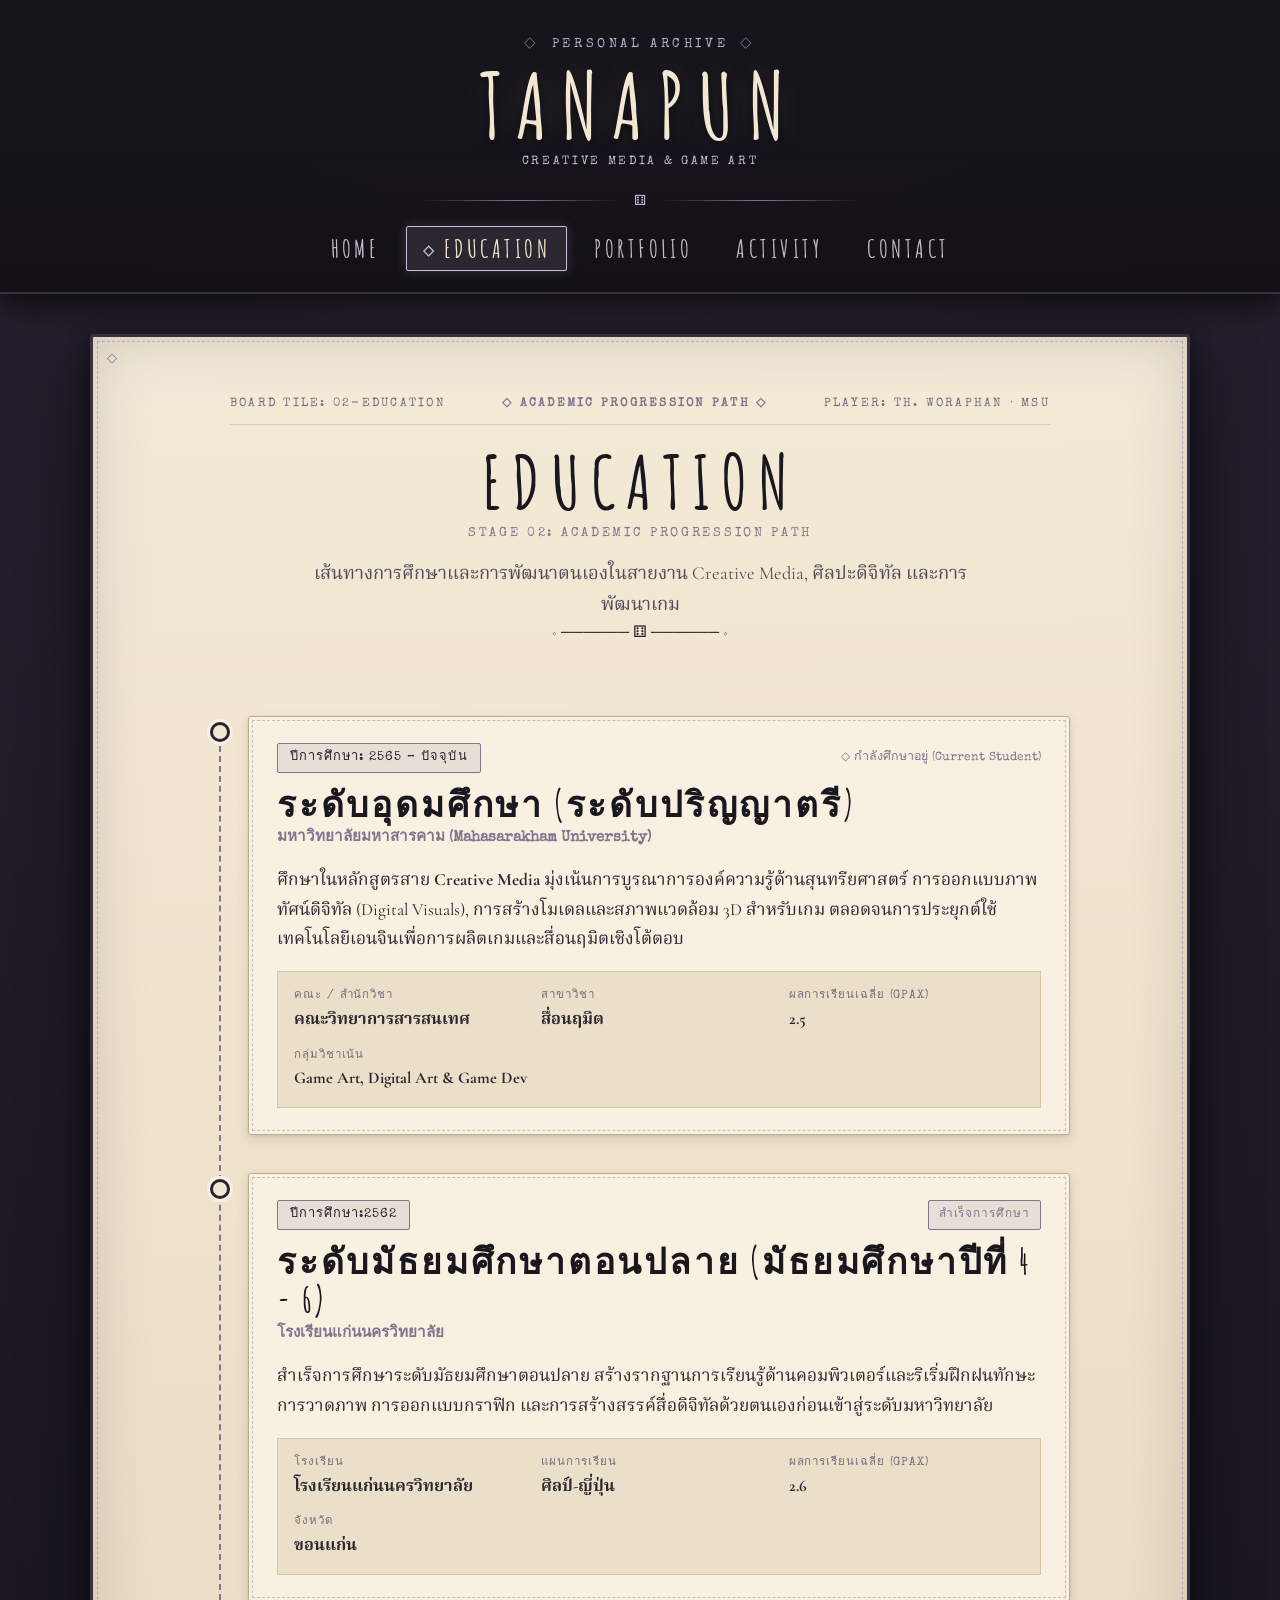
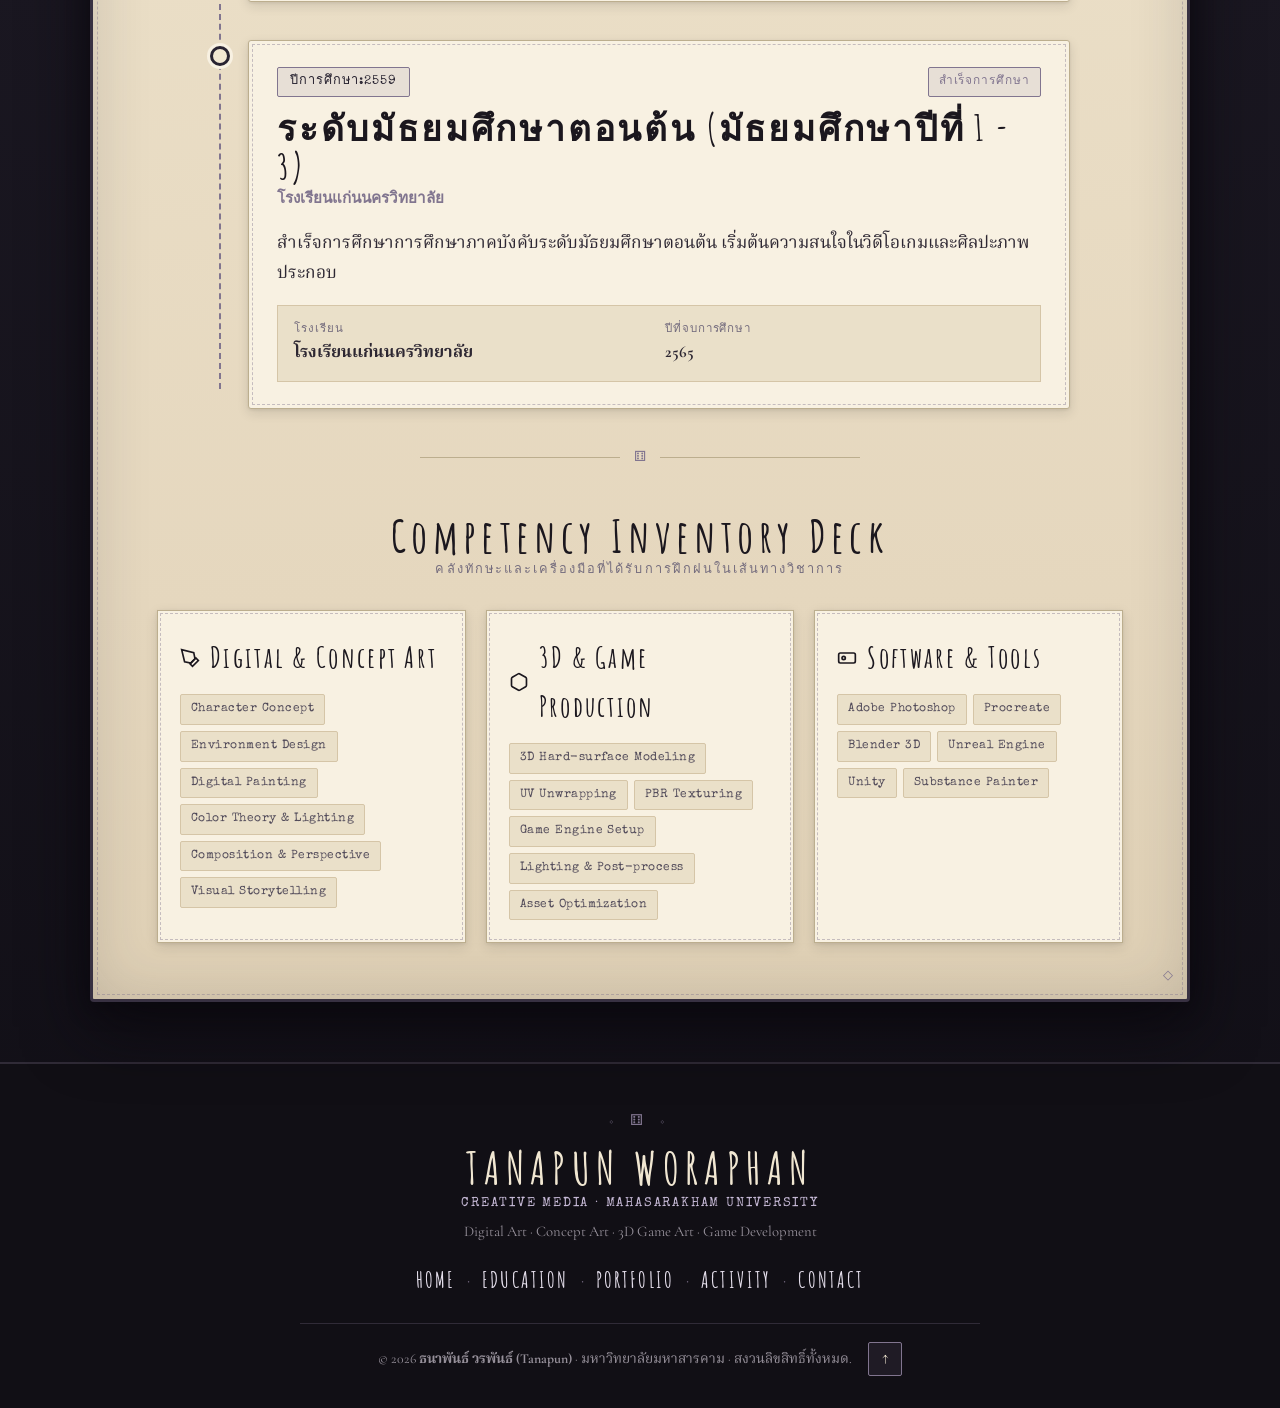
<file: port/education.html>
<!DOCTYPE html>
<html lang="th">
<head>
  <meta charset="UTF-8">
  <meta name="viewport" content="width=device-width, initial-scale=1.0">
  <meta name="description" content="ประวัติการศึกษาของ ธนาพันธ์ วรพันธ์ (Tanapun) นักศึกษาสาย Creative Media มหาวิทยาลัยมหาสารคาม แผนผังเส้นทางวิชาการในรูปแบบ Blooddusk Board Game Progression">
  <meta name="keywords" content="ประวัติการศึกษา, ธนาพันธ์ วรพันธ์, Tanapun, การศึกษา, มหาวิทยาลัยมหาสารคาม, Creative Media, Education, Blooddusk Board Game">
  <meta name="author" content="ธนาพันธ์ วรพันธ์ (Tanapun)">
  <title>Education — ประวัติการศึกษา | Tanapun Portfolio</title>
  
  <!-- CSS Stylesheet -->
  <link rel="stylesheet" href="style.css">
</head>
<body>
  <!-- Accessible Skip Link -->
  <a href="#main-content" class="skip-link">ข้ามไปยังเนื้อหาหลัก (Skip to content)</a>

  <!-- Centered Blooddusk Board Game Header -->
  <header class="navbar" role="banner">
    <div class="container navbar__inner">
      <div class="navbar__header-centered">
        
        <!-- 1. Top Small Archive Tag -->
        <div class="navbar__ornament-top">
          <span class="board-symbol">◇</span> PERSONAL ARCHIVE  <span class="board-symbol">◇</span>
        </div>

        <!-- 2. Large Centered Rusty Lake Style Name -->
        <a href="index.html" class="navbar__brand" aria-label="Tanapun Portfolio หน้าแรก">
          <span class="navbar__brand-display">TANAPUN</span>
          <span class="navbar__brand-sub">CREATIVE MEDIA &amp; GAME ART</span>
        </a>

        <!-- 3. Muted Purple Decorative Divider Line -->
        <div class="navbar__board-rule" aria-hidden="true">
          <span class="rule-line"></span>
          <span class="rule-token">⚅</span>
          <span class="rule-line"></span>
        </div>

        <!-- Mobile Toggle Button -->
        <button class="navbar__toggle" type="button" aria-expanded="false" aria-controls="navbar-menu" aria-label="เปิดเมนูนำทาง">
          <span class="navbar__toggle-bar"></span>
          <span class="navbar__toggle-bar"></span>
          <span class="navbar__toggle-bar"></span>
        </button>

        <!-- 4. Centered Navigation Menu -->
        <nav class="navbar__nav" id="navbar-menu" role="navigation" aria-label="เมนูหลัก">
          <ul class="navbar__list">
            <li><a href="index.html" class="navbar__link">Home</a></li>
            <li><a href="education.html" class="navbar__link active" aria-current="page">Education</a></li>
            <li><a href="portfolio.html" class="navbar__link">Portfolio</a></li>
            <li><a href="activity.html" class="navbar__link">Activity</a></li>
            <li><a href="contact.html" class="navbar__link">Contact</a></li>
          </ul>
        </nav>

      </div>
    </div>
  </header>

  <!-- Main Content: Blooddusk Game Board Sheet -->
  <main id="main-content" class="main-content">
    <div class="board-game-desk">
      <div class="container">
        
        <article class="board-game-sheet">
          
          <!-- Board Sheet Folio & Centered Page Title -->
          <header class="sheet-header">
            <div class="sheet-folio">
              <span class="folio-left">BOARD TILE: 02-EDUCATION</span>
              <span class="folio-center">◇ ACADEMIC PROGRESSION PATH ◇</span>
              <span class="folio-right">PLAYER: TH. WORAPHAN · MSU</span>
            </div>
            <h1 class="sheet-title">EDUCATION</h1>
            <div class="sheet-sub">STAGE 02: ACADEMIC PROGRESSION PATH</div>
            <p class="sheet-lead">
              เส้นทางการศึกษาและการพัฒนาตนเองในสายงาน Creative Media, ศิลปะดิจิทัล และการพัฒนาเกม
            </p>
            <div class="sheet-ornament" aria-hidden="true">◇ ────── ⚅ ────── ◇</div>
          </header>

          

          <!-- Timeline: Board Game Dashed Progression Route -->
          <div class="timeline" role="list">
            
            <!-- Milestone Tile 1: Higher Education (University) -->
            <article class="timeline__item" role="listitem">
              <div class="timeline__marker" aria-hidden="true"></div>
              <div class="timeline__content">
                
                <div class="timeline__header">
                  <span class="timeline__period">ปีการศึกษา: 2565 – ปัจจุบัน</span>
                  <span class="timeline__status">◇ กำลังศึกษาอยู่ (Current Student)</span>
                </div>

                <h2 class="timeline__title">ระดับอุดมศึกษา (ระดับปริญญาตรี)</h2>
                <div class="timeline__institution">
                  มหาวิทยาลัยมหาสารคาม (Mahasarakham University)
                </div>

                <p class="timeline__desc">
                  ศึกษาในหลักสูตรสาย <strong>Creative Media</strong> มุ่งเน้นการบูรณาการองค์ความรู้ด้านสุนทรียศาสตร์ 
                  การออกแบบภาพทัศน์ดิจิทัล (Digital Visuals), การสร้างโมเดลและสภาพแวดล้อม 3D สำหรับเกม 
                  ตลอดจนการประยุกต์ใช้เทคโนโลยีเอนจินเพื่อการผลิตเกมและสื่อนฤมิตเชิงโต้ตอบ
                </p>

                <div class="timeline__meta-list">
                  <div class="timeline__meta-item">
                    <span class="timeline__meta-label">คณะ / สำนักวิชา</span>
                    <span class="timeline__meta-value">คณะวิทยาการสารสนเทศ</span>
                  </div>
                  <div class="timeline__meta-item">
                    <span class="timeline__meta-label">สาขาวิชา</span>
                    <span class="timeline__meta-value">สื่อนฤมิต</span>
                  </div>
                  <div class="timeline__meta-item">
                    <span class="timeline__meta-label">ผลการเรียนเฉลี่ย (GPAX)</span>
                    <span class="timeline__meta-value">2.5</span>
                  </div>
                  <div class="timeline__meta-item">
                    <span class="timeline__meta-label">กลุ่มวิชาเน้น</span>
                    <span class="timeline__meta-value">Game Art, Digital Art &amp; Game Dev</span>
                  </div>
                </div>

              </div>
            </article>

            <!-- Milestone Tile 2: Upper Secondary (High School) -->
            <article class="timeline__item" role="listitem">
              <div class="timeline__marker" aria-hidden="true"></div>
              <div class="timeline__content">
                
                <div class="timeline__header">
                  <span class="timeline__period">ปีการศึกษา:2562</span>
                  <span class="badge badge--lavender">สำเร็จการศึกษา</span>
                </div>

                <h2 class="timeline__title">ระดับมัธยมศึกษาตอนปลาย (มัธยมศึกษาปีที่ 4 - 6)</h2>
                <div class="timeline__institution">
                  โรงเรียนแก่นนครวิทยาลัย
                </div>

                <p class="timeline__desc">
                  สำเร็จการศึกษาระดับมัธยมศึกษาตอนปลาย สร้างรากฐานการเรียนรู้ด้านคอมพิวเตอร์และริเริ่มฝึกฝนทักษะการวาดภาพ 
                  การออกแบบกราฟิก และการสร้างสรรค์สื่อดิจิทัลด้วยตนเองก่อนเข้าสู่ระดับมหาวิทยาลัย
                </p>

                <div class="timeline__meta-list">
                  <div class="timeline__meta-item">
                    <span class="timeline__meta-label">โรงเรียน</span>
                    <span class="timeline__meta-value">โรงเรียนแก่นนครวิทยาลัย</span>
                  </div>
                  <div class="timeline__meta-item">
                    <span class="timeline__meta-label">แผนการเรียน</span>
                    <span class="timeline__meta-value">ศิลป์-ญี่ปุ่น</span>
                  </div>
                  <div class="timeline__meta-item">
                    <span class="timeline__meta-label">ผลการเรียนเฉลี่ย (GPAX)</span>
                    <span class="timeline__meta-value">2.6</span>
                  </div>
                  <div class="timeline__meta-item">
                    <span class="timeline__meta-label">จังหวัด</span>
                    <span class="timeline__meta-value">ขอนแก่น</span>
                  </div>
                </div>

              </div>
            </article>

            <!-- Milestone Tile 3: Lower Secondary (Junior High School) -->
            <article class="timeline__item" role="listitem">
              <div class="timeline__marker" aria-hidden="true"></div>
              <div class="timeline__content">
                
                <div class="timeline__header">
                  <span class="timeline__period">ปีการศึกษา:2559</span>
                  <span class="badge badge--lavender">สำเร็จการศึกษา</span>
                </div>

                <h2 class="timeline__title">ระดับมัธยมศึกษาตอนต้น (มัธยมศึกษาปีที่ 1 - 3)</h2>
                <div class="timeline__institution">
                  โรงเรียนแก่นนครวิทยาลัย
                </div>

                <p class="timeline__desc">
                  สำเร็จการศึกษาการศึกษาภาคบังคับระดับมัธยมศึกษาตอนต้น เริ่มต้นความสนใจในวิดีโอเกมและศิลปะภาพประกอบ
                </p>

                <div class="timeline__meta-list">
                  <div class="timeline__meta-item">
                    <span class="timeline__meta-label">โรงเรียน</span>
                    <span class="timeline__meta-value">โรงเรียนแก่นนครวิทยาลัย</span>
                  </div>
                  <div class="timeline__meta-item">
                    <span class="timeline__meta-label">ปีที่จบการศึกษา</span>
                    <span class="timeline__meta-value">2565</span>
                  </div>
                </div>

              </div>
            </article>

          </div>

          <div class="board-divider-rule" aria-hidden="true">
            <span class="rule-line"></span>
            <span class="rule-symbol">⚅</span>
            <span class="rule-line"></span>
          </div>

          <!-- Academic & Technical Skillsets Deck -->
          <section aria-labelledby="skills-heading">
            <div class="section-heading-block">
              <h2 id="skills-heading" class="section-board-title">Competency Inventory Deck</h2>
              <p class="section-board-subtitle">คลังทักษะและเครื่องมือที่ได้รับการฝึกฝนในเส้นทางวิชาการ</p>
            </div>

            <div class="skills-grid">
              
              <div class="skill-category-card">
                <h3 class="skill-category-card__title">
                  <svg width="20" height="20" viewBox="0 0 24 24" fill="none" stroke="currentColor" stroke-width="2"><path d="M12 19l7-7 3 3-7 7-3-3z"></path><path d="M18 13l-1.5-7.5L2 2l3.5 14.5L13 18l5-5z"></path></svg>
                  <span>Digital &amp; Concept Art</span>
                </h3>
                <div class="skill-tag-list">
                  <span class="skill-tag">Character Concept</span>
                  <span class="skill-tag">Environment Design</span>
                  <span class="skill-tag">Digital Painting</span>
                  <span class="skill-tag">Color Theory &amp; Lighting</span>
                  <span class="skill-tag">Composition &amp; Perspective</span>
                  <span class="skill-tag">Visual Storytelling</span>
                </div>
              </div>

              <div class="skill-category-card">
                <h3 class="skill-category-card__title">
                  <svg width="20" height="20" viewBox="0 0 24 24" fill="none" stroke="currentColor" stroke-width="2"><path d="M21 16V8a2 2 0 0 0-1-1.73l-7-4a2 2 0 0 0-2 0l-7 4A2 2 0 0 0 3 8v8a2 2 0 0 0 1 1.73l7 4a2 2 0 0 0 2 0l7-4A2 2 0 0 0 21 16z"></path></svg>
                  <span>3D &amp; Game Production</span>
                </h3>
                <div class="skill-tag-list">
                  <span class="skill-tag">3D Hard-surface Modeling</span>
                  <span class="skill-tag">UV Unwrapping</span>
                  <span class="skill-tag">PBR Texturing</span>
                  <span class="skill-tag">Game Engine Setup</span>
                  <span class="skill-tag">Lighting &amp; Post-process</span>
                  <span class="skill-tag">Asset Optimization</span>
                </div>
              </div>

              <div class="skill-category-card">
                <h3 class="skill-category-card__title">
                  <svg width="20" height="20" viewBox="0 0 24 24" fill="none" stroke="currentColor" stroke-width="2"><rect x="2" y="6" width="20" height="12" rx="2"></rect><circle cx="8" cy="12" r="2"></circle></svg>
                  <span>Software &amp; Tools</span>
                </h3>
                <div class="skill-tag-list">
                  <span class="skill-tag">Adobe Photoshop</span>
                  <span class="skill-tag">Procreate</span>
                  <span class="skill-tag">Blender 3D</span>
                  <span class="skill-tag">Unreal Engine</span>
                  <span class="skill-tag">Unity</span>
                  <span class="skill-tag">Substance Painter</span>
                </div>
              </div>

            </div>
          </section>

        </article>

      </div>
    </div>
  </main>

  <!-- Blooddusk Board Footer (Shared across all 5 pages) -->
  <footer class="journal-footer" role="contentinfo">
    <div class="container">
      <div class="journal-footer__inner">
        <div class="journal-footer__rule" aria-hidden="true">
          <span>◇</span> ⚅ <span>◇</span>
        </div>
        <div class="journal-footer__title">TANAPUN WORAPHAN</div>
        <p class="journal-footer__subtitle">
          Creative Media · Mahasarakham University
        </p>
        <p class="journal-footer__focus">
          Digital Art · Concept Art · 3D Game Art · Game Development
        </p>
        <div class="journal-footer__links">
          <a href="index.html">Home</a>
          <span class="dot">·</span>
          <a href="education.html">Education</a>
          <span class="dot">·</span>
          <a href="portfolio.html">Portfolio</a>
          <span class="dot">·</span>
          <a href="activity.html">Activity</a>
          <span class="dot">·</span>
          <a href="contact.html">Contact</a>
        </div>
        <div class="journal-footer__bottom">
          <p>&copy; 2026 <strong>ธนาพันธ์ วรพันธ์ (Tanapun)</strong> · มหาวิทยาลัยมหาสารคาม · สงวนลิขสิทธิ์ทั้งหมด.</p>
          <button class="back-to-top-btn" type="button" aria-label="กลับขึ้นด้านบน">
            <span aria-hidden="true">↑</span>
          </button>
        </div>
      </div>
    </div>
  </footer>

  <!-- JavaScript -->
  <script src="script.js"></script>
</body>
</html>
</file>
<file: port/style.css>
/* ==========================================================================
   TANAPUN PORTFOLIO — BLOODDUSK BOARD GAME & MYSTERY JOURNAL
   Inspired by Rusty Lake Aesthetics & Mystery Storybook Board Games
   Creative Media | Digital Art | Game Art | Game Development
   ========================================================================== */

/* --------------------------------------------------------------------------
   1. GOOGLE FONTS & DESIGN TOKENS
   -------------------------------------------------------------------------- */
@import url('https://fonts.googleapis.com/css2?family=Amatic+SC:wght@700&family=Cormorant+Garamond:ital,wght@0,400;0,500;0,600;0,700;1,400;1,600&family=Noto+Serif+Thai:wght@300;400;500;600;700&family=Sarabun:wght@300;400;500;600&family=Special+Elite&display=swap');

:root {
  /* Blooddusk Atmosphere (Canvas / Dark Night Skies & Plum Room) */
  --blooddusk-bg: #17151C;
  --dark-plum: #282331;
  --plum-surface: #1F1B25;
  --plum-elevated: #342D3E;
  --plum-border: rgba(129, 117, 143, 0.28);
  --blooddusk-text: #E5DFEC;
  --blooddusk-text-muted: #96909A;

  /* Accent Tones: Soft Lavender & Muted Purple (NO RED) */
  --muted-purple: #81758F;
  --soft-lavender: #C8BBD8;
  --lavender-light: #DDD2EB;
  --lavender-faint: rgba(200, 187, 216, 0.12);
  --lavender-badge: rgba(129, 117, 143, 0.18);
  --lavender-border: rgba(200, 187, 216, 0.35);

  /* Paper Board Game Surface (Warm Ivory / Antique Paper) */
  --warm-ivory: #F1E7D2;
  --antique-paper: #E4D7BD;
  --paper-gradient: linear-gradient(179deg, #F3EAD7 0%, #EDE2CB 38%, #E5D7BE 82%, #DFD0B5 100%);
  --paper-card-bg: #F8F1E2;
  --paper-card-hover: #FCF7EE;
  --paper-inset-bg: #EAE0C9;
  
  /* Board Borders & Outlines */
  --paper-border: #D5C5A7;
  --paper-border-dark: #BCAE8E;
  --board-rim: #383142;
  --paper-dashed-line: rgba(129, 117, 143, 0.42);
  --paper-subtle-rule: rgba(90, 80, 100, 0.18);

  /* Ink Colors (Dark Espresso & Ink Black on Warm Paper) */
  --ink-black: #28242A;
  --ink-heading: #1B171E;
  --ink-body: #2D2732;
  --ink-secondary: #524B5A;
  --ink-muted: #756D7E;
  --muted-grey: #96909A;

  /* Shadows (Tactile Cardboard & Board Game Pieces) */
  --shadow-board: 0 25px 65px rgba(10, 8, 14, 0.88), 0 6px 20px rgba(10, 8, 14, 0.55), inset 0 0 60px rgba(40, 35, 49, 0.16);
  --shadow-card: 0 4px 12px rgba(23, 21, 28, 0.12), 0 1px 3px rgba(23, 21, 28, 0.08);
  --shadow-card-hover: 0 10px 24px rgba(23, 21, 28, 0.22), 0 2px 6px rgba(23, 21, 28, 0.12);

  /* Typography Stacks */
  --font-display: 'Amatic SC', cursive, sans-serif;
  --font-typewriter: 'Special Elite', 'Courier New', monospace;
  --font-body: 'Cormorant Garamond', 'Noto Serif Thai', 'Sarabun', Georgia, serif;
  --font-thai: 'Noto Serif Thai', 'Sarabun', serif;

  /* Layout & Transitions */
  --container-max: 1140px;
  --radius-board: 4px;
  --radius-card: 3px;
  --transition-base: 0.22s cubic-bezier(0.4, 0, 0.2, 1);
}

/* --------------------------------------------------------------------------
   2. GLOBAL RESETS & BLOODDUSK CANVAS
   -------------------------------------------------------------------------- */
*, *::before, *::after {
  box-sizing: border-box;
  margin: 0;
  padding: 0;
}

html {
  font-size: 16px;
  scroll-behavior: smooth;
  scroll-padding-top: 30px;
}

body {
  font-family: var(--font-body);
  background-color: var(--blooddusk-bg);
  background-image: 
    radial-gradient(circle at 50% 0%, #2A2433 0%, #1A1721 55%, #100E15 100%),
    linear-gradient(rgba(200, 187, 216, 0.03) 1px, transparent 1px),
    linear-gradient(90deg, rgba(200, 187, 216, 0.03) 1px, transparent 1px);
  background-size: 100% 100%, 48px 48px, 48px 48px;
  color: var(--ink-body);
  line-height: 1.7;
  min-height: 100vh;
  display: flex;
  flex-direction: column;
  overflow-x: hidden;
  -webkit-font-smoothing: antialiased;
  -moz-osx-font-smoothing: grayscale;
}

/* Accessible Skip Link */
.skip-link {
  position: absolute;
  top: -60px;
  left: 20px;
  background: var(--dark-plum);
  color: var(--soft-lavender);
  padding: 8px 18px;
  font-family: var(--font-typewriter);
  font-size: 0.85rem;
  border: 1px solid var(--soft-lavender);
  z-index: 9999;
  text-decoration: none;
  transition: top var(--transition-base);
}

.skip-link:focus {
  top: 15px;
  outline: 2px solid var(--soft-lavender);
}

:focus-visible {
  outline: 2px solid var(--muted-purple);
  outline-offset: 3px;
}

img {
  max-width: 100%;
  height: auto;
  display: block;
}

a {
  color: inherit;
  text-decoration: none;
  transition: color var(--transition-base), border-color var(--transition-base);
}

ul, ol {
  list-style: none;
}

button, input, textarea, select {
  font: inherit;
}

.container {
  width: 100%;
  max-width: var(--container-max);
  margin-left: auto;
  margin-right: auto;
  padding-left: 20px;
  padding-right: 20px;
}

/* --------------------------------------------------------------------------
   3. CENTERED HEADER — RUSTY LAKE & BOARD GAME LOGO
   -------------------------------------------------------------------------- */
.navbar {
  width: 100%;
  background: linear-gradient(180deg, rgba(23, 21, 28, 0.98) 0%, rgba(18, 16, 22, 0.95) 100%);
  border-bottom: 2px solid var(--plum-border);
  padding: 32px 0 22px 0;
  position: relative;
  z-index: 1000;
  box-shadow: 0 10px 30px rgba(0, 0, 0, 0.7);
}

.navbar__inner {
  display: flex;
  flex-direction: column;
  align-items: center;
  justify-content: center;
  text-align: center;
}

.navbar__header-centered {
  display: flex;
  flex-direction: column;
  align-items: center;
  justify-content: center;
  width: 100%;
}

/* 1. Top Small Archive Tag */
.navbar__ornament-top {
  font-family: var(--font-typewriter);
  font-size: 0.8rem;
  letter-spacing: 0.28em;
  text-transform: uppercase;
  color: var(--soft-lavender);
  margin-bottom: 6px;
  opacity: 0.92;
  display: flex;
  align-items: center;
  gap: 12px;
}

.navbar__ornament-top .board-symbol {
  color: var(--muted-purple);
  font-size: 0.95rem;
}

/* 2. Large Centered Rusty Lake Style Name */
.navbar__brand {
  display: inline-flex;
  flex-direction: column;
  align-items: center;
  text-decoration: none;
  margin-bottom: 4px;
  transition: transform var(--transition-base);
}

.navbar__brand:hover {
  transform: scale(1.02);
}

.navbar__brand-display {
  font-family: var(--font-display);
  font-size: clamp(3.8rem, 8vw, 5.6rem);
  font-weight: 700;
  line-height: 0.92;
  letter-spacing: 0.16em;
  color: var(--warm-ivory);
  text-shadow: 
    0 3px 12px rgba(0, 0, 0, 0.8),
    0 0 25px rgba(200, 187, 216, 0.22);
  display: block;
}

.navbar__brand-sub {
  font-family: var(--font-typewriter);
  font-size: 0.76rem;
  letter-spacing: 0.22em;
  color: var(--soft-lavender);
  text-transform: uppercase;
  margin-top: 6px;
}

/* 3. Muted Purple Decorative Divider Line */
.navbar__board-rule {
  display: flex;
  align-items: center;
  justify-content: center;
  gap: 14px;
  width: 100%;
  max-width: 440px;
  margin: 12px auto 16px auto;
  color: var(--muted-purple);
}

.navbar__board-rule .rule-line {
  flex: 1;
  height: 1px;
  background: linear-gradient(90deg, transparent, var(--muted-purple), transparent);
}

.navbar__board-rule .rule-token {
  font-size: 0.85rem;
  color: var(--soft-lavender);
}

/* Mobile Menu Toggle Button */
.navbar__toggle {
  display: none;
  background: var(--dark-plum);
  border: 1px solid var(--muted-purple);
  color: var(--warm-ivory);
  width: 44px;
  height: 44px;
  border-radius: var(--radius-card);
  cursor: pointer;
  align-items: center;
  justify-content: center;
  flex-direction: column;
  gap: 5px;
  padding: 0;
  margin: 10px auto;
  transition: all var(--transition-base);
}

.navbar__toggle:hover {
  background: var(--plum-elevated);
  border-color: var(--soft-lavender);
}

.navbar__toggle-bar {
  width: 22px;
  height: 2px;
  background-color: var(--warm-ivory);
  border-radius: 1px;
  transition: transform var(--transition-base), opacity var(--transition-base);
}

.navbar__toggle[aria-expanded="true"] .navbar__toggle-bar:nth-child(1) {
  transform: translateY(7px) rotate(45deg);
}

.navbar__toggle[aria-expanded="true"] .navbar__toggle-bar:nth-child(2) {
  opacity: 0;
}

.navbar__toggle[aria-expanded="true"] .navbar__toggle-bar:nth-child(3) {
  transform: translateY(-7px) rotate(-45deg);
}

/* 4. Centered Navigation Menu */
.navbar__nav {
  display: flex;
  align-items: center;
  justify-content: center;
  width: 100%;
}

.navbar__list {
  display: flex;
  align-items: center;
  justify-content: center;
  gap: 10px;
  flex-wrap: wrap;
}

.navbar__link {
  font-family: var(--font-display);
  font-size: 1.55rem;
  font-weight: 700;
  letter-spacing: 0.14em;
  text-transform: uppercase;
  color: #C2BAC8;
  padding: 6px 16px;
  position: relative;
  transition: all var(--transition-base);
  border: 1px solid transparent;
  border-radius: 2px;
}

.navbar__link:hover {
  color: var(--warm-ivory);
  background: rgba(200, 187, 216, 0.08);
  border-color: var(--muted-purple);
}

/* 5. Active Menu State with Soft Lavender Token Frame */
.navbar__link.active {
  color: var(--warm-ivory);
  background: rgba(200, 187, 216, 0.12);
  border: 1px solid var(--soft-lavender);
  box-shadow: 0 0 12px rgba(200, 187, 216, 0.2);
}

.navbar__link.active::before {
  content: '◇';
  font-size: 0.85rem;
  color: var(--soft-lavender);
  margin-right: 6px;
  vertical-align: middle;
}

/* --------------------------------------------------------------------------
   4. THE BLOODDUSK GAME BOARD MAT & PAPER SHEET
   -------------------------------------------------------------------------- */
.main-content {
  flex: 1 0 auto;
  padding: 40px 0 60px 0;
}

.board-game-desk {
  position: relative;
  width: 100%;
}

/* The Tangible Mystery Game Board / Journal Sheet */
.board-game-sheet {
  background: var(--paper-gradient);
  border: 3px solid var(--board-rim);
  outline: 1px dashed var(--paper-dashed-line);
  outline-offset: -8px;
  border-radius: var(--radius-board);
  box-shadow: var(--shadow-board);
  padding: 56px 64px;
  position: relative;
  color: var(--ink-body);
}

/* Decorative Game Board Corner Rivets */
.board-game-sheet::before,
.board-game-sheet::after {
  content: '◇';
  position: absolute;
  font-family: var(--font-typewriter);
  font-size: 0.8rem;
  color: var(--muted-purple);
  pointer-events: none;
}
.board-game-sheet::before { top: 12px; left: 14px; }
.board-game-sheet::after { bottom: 12px; right: 14px; }

/* --------------------------------------------------------------------------
   5. SHEET HEADER & CENTERED PAGE TITLE
   -------------------------------------------------------------------------- */
.sheet-header {
  text-align: center;
  max-width: 820px;
  margin: 0 auto 46px auto;
  position: relative;
  padding-bottom: 24px;
}

/* Board Game Header Folio / Tile Coordinate */
.sheet-folio {
  display: flex;
  align-items: center;
  justify-content: space-between;
  font-family: var(--font-typewriter);
  font-size: 0.78rem;
  letter-spacing: 0.18em;
  text-transform: uppercase;
  color: var(--ink-muted);
  border-bottom: 1px solid var(--paper-subtle-rule);
  padding-bottom: 10px;
  margin-bottom: 22px;
}

.sheet-folio .folio-center {
  color: var(--muted-purple);
  font-weight: 700;
}

/* Centered Page Title in Narrow Storybook Typography */
.sheet-title {
  font-family: var(--font-display);
  font-size: clamp(3.2rem, 6.5vw, 4.6rem);
  font-weight: 700;
  line-height: 0.95;
  letter-spacing: 0.14em;
  color: var(--ink-heading);
  margin-bottom: 6px;
}

.sheet-sub {
  font-family: var(--font-typewriter);
  font-size: 0.84rem;
  letter-spacing: 0.2em;
  text-transform: uppercase;
  color: var(--muted-purple);
  margin-bottom: 12px;
}

.sheet-lead {
  font-family: var(--font-body);
  font-size: 1.15rem;
  color: var(--ink-secondary);
  line-height: 1.65;
  max-width: 680px;
  margin: 0 auto;
}

/* Mystery Game Board Rule / Divider */
.board-divider-rule {
  display: flex;
  align-items: center;
  justify-content: center;
  gap: 14px;
  width: 100%;
  max-width: 440px;
  margin: 36px auto;
  color: var(--muted-purple);
}

.board-divider-rule .rule-line {
  flex: 1;
  height: 1px;
  background: var(--paper-border-dark);
}

.board-divider-rule .rule-symbol {
  font-size: 0.9rem;
  color: var(--muted-purple);
}

/* --------------------------------------------------------------------------
   6. CARDS, TILES & BOARD PIECES
   -------------------------------------------------------------------------- */
.game-card {
  background: var(--paper-card-bg);
  border: 1px solid var(--paper-border-dark);
  outline: 1px dashed var(--paper-dashed-line);
  outline-offset: -5px;
  border-radius: var(--radius-card);
  padding: 26px;
  box-shadow: var(--shadow-card);
  position: relative;
  transition: transform var(--transition-base), box-shadow var(--transition-base), border-color var(--transition-base);
}

.game-card:hover {
  background: var(--paper-card-hover);
  border-color: var(--muted-purple);
  transform: translateY(-4px);
  box-shadow: var(--shadow-card-hover);
}

/* Section Title inside the board */
.section-heading-block {
  text-align: center;
  margin: 44px 0 28px 0;
}

.section-board-title {
  font-family: var(--font-display);
  font-size: 2.8rem;
  font-weight: 700;
  letter-spacing: 0.12em;
  color: var(--ink-heading);
  margin-bottom: 2px;
  line-height: 1;
}

.section-board-subtitle {
  font-family: var(--font-typewriter);
  font-size: 0.8rem;
  letter-spacing: 0.16em;
  text-transform: uppercase;
  color: var(--ink-muted);
}

/* Tokens, Badges & Labels */
.badge {
  display: inline-flex;
  align-items: center;
  gap: 5px;
  font-family: var(--font-typewriter);
  font-size: 0.74rem;
  letter-spacing: 0.08em;
  text-transform: uppercase;
  padding: 4px 10px;
  border-radius: 2px;
  background: var(--paper-inset-bg);
  color: var(--ink-secondary);
  border: 1px solid var(--paper-border);
}

.badge--lavender {
  background: rgba(129, 117, 143, 0.14);
  color: var(--muted-purple);
  border-color: var(--muted-purple);
}

.badge--plum {
  background: var(--dark-plum);
  color: var(--warm-ivory);
  border-color: var(--dark-plum);
}

/* Buttons (Board Game Action Token Style) */
.btn {
  display: inline-flex;
  align-items: center;
  justify-content: center;
  gap: 8px;
  padding: 11px 22px;
  font-family: var(--font-display);
  font-size: 1.4rem;
  font-weight: 700;
  letter-spacing: 0.12em;
  text-transform: uppercase;
  border-radius: 2px;
  cursor: pointer;
  text-decoration: none;
  transition: all var(--transition-base);
  border: 1px solid transparent;
}

.btn-primary,
.btn-blooddusk {
  background: var(--dark-plum);
  color: var(--warm-ivory);
  border: 1px solid var(--muted-purple);
  box-shadow: 0 4px 12px rgba(23, 21, 28, 0.35);
}

.btn-primary:hover,
.btn-blooddusk:hover {
  background: var(--plum-elevated);
  border-color: var(--soft-lavender);
  color: #ffffff;
  transform: translateY(-2px);
  box-shadow: 0 6px 16px rgba(23, 21, 28, 0.45);
}

.btn-secondary {
  background: var(--paper-card-bg);
  color: var(--ink-primary);
  border: 1px solid var(--paper-border-dark);
}

.btn-secondary:hover {
  background: #ffffff;
  border-color: var(--muted-purple);
  color: var(--muted-purple);
  transform: translateY(-2px);
}

.btn-outline {
  background: transparent;
  color: var(--ink-secondary);
  border: 1px solid var(--paper-border-dark);
}

.btn-outline:hover {
  color: var(--muted-purple);
  border-color: var(--muted-purple);
  background: rgba(129, 117, 143, 0.08);
}

.btn-sm {
  padding: 6px 14px;
  font-size: 1.15rem;
}

/* Callout Notice */
.placeholder-callout {
  background: rgba(129, 117, 143, 0.1);
  border: 1px dashed var(--muted-purple);
  border-radius: var(--radius-card);
  padding: 16px 22px;
  margin-bottom: 34px;
  display: flex;
  align-items: flex-start;
  gap: 14px;
}

.placeholder-callout__icon {
  font-family: var(--font-typewriter);
  font-size: 1.1rem;
  color: var(--muted-purple);
  line-height: 1;
}

.placeholder-callout__text {
  font-size: 0.98rem;
  color: var(--ink-secondary);
  line-height: 1.6;
}

.placeholder-callout strong {
  color: var(--ink-heading);
  font-family: var(--font-typewriter);
  font-size: 0.88rem;
  letter-spacing: 0.04em;
}

.placeholder-tag {
  display: inline-block;
  background: rgba(129, 117, 143, 0.14);
  color: var(--muted-purple);
  border: 1px solid var(--muted-purple);
  padding: 1px 7px;
  font-family: var(--font-typewriter);
  font-size: 0.78rem;
  border-radius: 2px;
}

/* --------------------------------------------------------------------------
   7. PAGE: HOME (index.html) — STAGE 01: PROLOGUE BOARD
   -------------------------------------------------------------------------- */
.hero__grid {
  display: grid;
  grid-template-columns: 1.2fr 0.9fr;
  gap: 46px;
  align-items: center;
  margin-bottom: 46px;
}

.hero__badge {
  display: inline-flex;
  align-items: center;
  gap: 8px;
  font-family: var(--font-typewriter);
  font-size: 0.76rem;
  letter-spacing: 0.14em;
  text-transform: uppercase;
  color: var(--muted-purple);
  background: rgba(129, 117, 143, 0.12);
  border: 1px solid var(--muted-purple);
  padding: 4px 12px;
  border-radius: 2px;
  margin-bottom: 16px;
}

.hero__badge-dot {
  width: 6px;
  height: 6px;
  background: var(--muted-purple);
  border-radius: 50%;
}

.hero__title-sub {
  font-family: var(--font-typewriter);
  font-size: 0.86rem;
  letter-spacing: 0.14em;
  text-transform: uppercase;
  color: var(--ink-muted);
  margin-bottom: 4px;
}

.hero__name {
  font-family: var(--font-display);
  font-size: clamp(2.8rem, 5.5vw, 4.2rem);
  font-weight: 700;
  line-height: 1;
  color: var(--ink-heading);
  margin-bottom: 6px;
  letter-spacing: 0.08em;
}

.hero__name span {
  color: var(--muted-purple);
}

.hero__alias {
  font-family: var(--font-typewriter);
  font-size: 0.88rem;
  letter-spacing: 0.14em;
  text-transform: uppercase;
  color: var(--ink-secondary);
  display: block;
  margin-bottom: 14px;
}

.hero__institution {
  display: inline-flex;
  align-items: center;
  gap: 8px;
  font-family: var(--font-typewriter);
  font-size: 0.88rem;
  color: var(--ink-muted);
  margin-bottom: 20px;
}

.hero__institution svg {
  width: 17px;
  height: 17px;
  color: var(--muted-purple);
}

.hero__bio {
  font-size: 1.15rem;
  color: var(--ink-body);
  line-height: 1.75;
  margin-bottom: 28px;
}

.hero__actions {
  display: flex;
  flex-wrap: wrap;
  gap: 14px;
  margin-bottom: 32px;
}

.hero__highlights {
  display: flex;
  flex-wrap: wrap;
  gap: 24px;
  padding-top: 20px;
  border-top: 1px solid var(--paper-subtle-rule);
}

.hero__highlight-item {
  display: flex;
  flex-direction: column;
}

.hero__highlight-number {
  font-family: var(--font-display);
  font-size: 1.8rem;
  font-weight: 700;
  color: var(--ink-heading);
  line-height: 1;
  letter-spacing: 0.08em;
}

.hero__highlight-label {
  font-family: var(--font-typewriter);
  font-size: 0.78rem;
  color: var(--ink-muted);
}

/* Character Portrait Card in Board Game Style */
.character-card {
  background: var(--paper-card-bg);
  border: 2px solid var(--paper-border-dark);
  outline: 1px dashed var(--paper-dashed-line);
  outline-offset: -6px;
  box-shadow: 0 10px 28px rgba(23, 21, 28, 0.2);
  padding: 14px;
  position: relative;
  transition: transform var(--transition-base);
}

.character-card:hover {
  transform: translateY(-4px) rotate(0.4deg);
}

.character-card__header-tag {
  font-family: var(--font-typewriter);
  font-size: 0.72rem;
  letter-spacing: 0.16em;
  color: var(--muted-purple);
  text-align: center;
  margin-bottom: 8px;
}

.character-card__image-wrap {
  width: 100%;
  aspect-ratio: 4 / 4.8;
  background: var(--dark-plum);
  overflow: hidden;
  border: 1px solid var(--paper-border-dark);
}

.character-card__img {
  width: 100%;
  height: 100%;
  object-fit: cover;
}

.character-card__caption {
  padding: 14px 8px 6px 8px;
  text-align: center;
}

.character-card__name {
  font-family: var(--font-display);
  font-size: 2rem;
  font-weight: 700;
  color: var(--ink-heading);
  line-height: 1;
  letter-spacing: 0.1em;
}

.character-card__role {
  font-family: var(--font-typewriter);
  font-size: 0.74rem;
  letter-spacing: 0.12em;
  text-transform: uppercase;
  color: var(--muted-purple);
}

/* Disciplines Grid */
.disciplines-grid {
  display: grid;
  grid-template-columns: repeat(auto-fit, minmax(240px, 1fr));
  gap: 20px;
  margin-top: 24px;
}

.discipline-card {
  background: var(--paper-card-bg);
  border: 1px solid var(--paper-border-dark);
  outline: 1px dashed var(--paper-dashed-line);
  outline-offset: -4px;
  border-radius: var(--radius-card);
  padding: 24px;
  display: flex;
  flex-direction: column;
  transition: all var(--transition-base);
  box-shadow: var(--shadow-card);
}

.discipline-card:hover {
  background: #ffffff;
  border-color: var(--muted-purple);
  transform: translateY(-3px);
  box-shadow: var(--shadow-card-hover);
}

.discipline-card__slot {
  font-family: var(--font-typewriter);
  font-size: 0.72rem;
  color: var(--muted-purple);
  margin-bottom: 10px;
}

.discipline-card__icon {
  width: 44px;
  height: 44px;
  border-radius: 2px;
  background: rgba(129, 117, 143, 0.14);
  border: 1px solid var(--muted-purple);
  display: flex;
  align-items: center;
  justify-content: center;
  color: var(--dark-plum);
  margin-bottom: 14px;
}

.discipline-card__title {
  font-family: var(--font-display);
  font-size: 1.85rem;
  font-weight: 700;
  letter-spacing: 0.08em;
  color: var(--ink-heading);
  margin-bottom: 8px;
  line-height: 1.1;
}

.discipline-card__desc {
  font-size: 1rem;
  color: var(--ink-secondary);
  line-height: 1.6;
  margin-bottom: 16px;
  flex-grow: 1;
}

.discipline-card__tools {
  display: flex;
  flex-wrap: wrap;
  gap: 6px;
}

/* Featured Works on Home */
.featured-grid {
  display: grid;
  grid-template-columns: repeat(auto-fit, minmax(310px, 1fr));
  gap: 24px;
  margin-top: 24px;
}

/* --------------------------------------------------------------------------
   8. PAGE: EDUCATION (education.html) — STAGE 02: PROGRESSION PATH
   -------------------------------------------------------------------------- */
.timeline {
  position: relative;
  max-width: 860px;
  margin: 0 auto;
  padding-left: 38px;
}

/* Board Game Dashed Route Track */
.timeline::before {
  content: '';
  position: absolute;
  top: 10px;
  bottom: 20px;
  left: 9px;
  width: 2px;
  border-left: 2px dashed var(--muted-purple);
}

.timeline__item {
  position: relative;
  margin-bottom: 38px;
}

.timeline__item:last-child {
  margin-bottom: 0;
}

.timeline__marker {
  position: absolute;
  top: 6px;
  left: -38px;
  width: 20px;
  height: 20px;
  border-radius: 50%;
  background: var(--warm-ivory);
  border: 3px solid var(--dark-plum);
  box-shadow: 0 0 0 3px var(--paper-card-bg);
  z-index: 1;
}

.timeline__content {
  background: var(--paper-card-bg);
  border: 1px solid var(--paper-border-dark);
  outline: 1px dashed var(--paper-dashed-line);
  outline-offset: -5px;
  border-radius: var(--radius-card);
  padding: 26px 28px;
  box-shadow: var(--shadow-card);
  transition: all var(--transition-base);
}

.timeline__content:hover {
  background: #ffffff;
  border-color: var(--muted-purple);
  transform: translateX(3px);
  box-shadow: var(--shadow-card-hover);
}

.timeline__header {
  display: flex;
  flex-wrap: wrap;
  align-items: center;
  justify-content: space-between;
  gap: 12px;
  margin-bottom: 12px;
}

.timeline__period {
  font-family: var(--font-typewriter);
  font-size: 0.8rem;
  letter-spacing: 0.08em;
  color: var(--dark-plum);
  background: rgba(129, 117, 143, 0.14);
  border: 1px solid var(--muted-purple);
  padding: 3px 12px;
  border-radius: 2px;
}

.timeline__status {
  font-family: var(--font-typewriter);
  font-size: 0.78rem;
  color: var(--muted-purple);
  display: inline-flex;
  align-items: center;
  gap: 6px;
}

.timeline__title {
  font-family: var(--font-display);
  font-size: 2.2rem;
  font-weight: 700;
  letter-spacing: 0.08em;
  color: var(--ink-heading);
  margin-bottom: 2px;
  line-height: 1.1;
}

.timeline__institution {
  font-family: var(--font-typewriter);
  font-size: 0.95rem;
  font-weight: 600;
  color: var(--muted-purple);
  margin-bottom: 14px;
}

.timeline__desc {
  font-size: 1.08rem;
  color: var(--ink-body);
  line-height: 1.7;
  margin-bottom: 18px;
}

.timeline__meta-list {
  display: grid;
  grid-template-columns: repeat(auto-fit, minmax(210px, 1fr));
  gap: 12px;
  background: var(--paper-inset-bg);
  border: 1px solid var(--paper-border);
  padding: 14px 16px;
}

.timeline__meta-item {
  display: flex;
  flex-direction: column;
}

.timeline__meta-label {
  font-family: var(--font-typewriter);
  font-size: 0.72rem;
  letter-spacing: 0.08em;
  text-transform: uppercase;
  color: var(--ink-muted);
}

.timeline__meta-value {
  font-family: var(--font-body);
  font-size: 1.02rem;
  font-weight: 700;
  color: var(--ink-primary);
}

/* Skills Categories Grid on Education */
.skills-grid {
  display: grid;
  grid-template-columns: repeat(auto-fit, minmax(260px, 1fr));
  gap: 20px;
  margin-top: 24px;
}

.skill-category-card {
  background: var(--paper-card-bg);
  border: 1px solid var(--paper-border-dark);
  outline: 1px dashed var(--paper-dashed-line);
  outline-offset: -4px;
  padding: 22px;
  box-shadow: var(--shadow-card);
}

.skill-category-card__title {
  font-family: var(--font-display);
  font-size: 1.8rem;
  font-weight: 700;
  letter-spacing: 0.08em;
  color: var(--ink-heading);
  margin-bottom: 12px;
  display: flex;
  align-items: center;
  gap: 10px;
}

.skill-tag-list {
  display: flex;
  flex-wrap: wrap;
  gap: 6px;
}

.skill-tag {
  background: var(--paper-inset-bg);
  border: 1px solid var(--paper-border);
  color: var(--ink-secondary);
  font-family: var(--font-typewriter);
  font-size: 0.76rem;
  letter-spacing: 0.04em;
  padding: 4px 10px;
  border-radius: 2px;
  transition: all var(--transition-base);
}

.skill-tag:hover {
  background: rgba(129, 117, 143, 0.18);
  color: var(--dark-plum);
  border-color: var(--muted-purple);
}

/* --------------------------------------------------------------------------
   9. PAGE: PORTFOLIO (portfolio.html) — STAGE 03: THE ATELIER DECK
   -------------------------------------------------------------------------- */
.filter-bar {
  display: flex;
  flex-wrap: wrap;
  align-items: center;
  justify-content: center;
  gap: 8px;
  margin-bottom: 36px;
}

.filter-btn {
  font-family: var(--font-display);
  font-size: 1.45rem;
  font-weight: 700;
  letter-spacing: 0.12em;
  text-transform: uppercase;
  background: var(--paper-card-bg);
  border: 1px solid var(--paper-border-dark);
  color: var(--ink-secondary);
  padding: 6px 18px;
  border-radius: 2px;
  cursor: pointer;
  transition: all var(--transition-base);
}

.filter-btn:hover {
  background: #ffffff;
  color: var(--dark-plum);
  border-color: var(--muted-purple);
}

.filter-btn.active {
  background: var(--dark-plum);
  color: var(--warm-ivory);
  border-color: var(--muted-purple);
  box-shadow: 0 2px 8px rgba(23, 21, 28, 0.3);
}

.portfolio-grid {
  display: grid;
  grid-template-columns: repeat(auto-fill, minmax(320px, 1fr));
  gap: 26px;
}

.portfolio-card {
  background: var(--paper-card-bg);
  border: 1px solid var(--paper-border-dark);
  outline: 1px dashed var(--paper-dashed-line);
  outline-offset: -5px;
  border-radius: var(--radius-card);
  overflow: hidden;
  display: flex;
  flex-direction: column;
  box-shadow: var(--shadow-card);
  transition: all var(--transition-base);
}

.portfolio-card:hover {
  background: #ffffff;
  border-color: var(--muted-purple);
  transform: translateY(-4px);
  box-shadow: var(--shadow-card-hover);
}

.portfolio-card.hidden {
  display: none;
}

.portfolio-card__thumb-wrap {
  position: relative;
  width: 100%;
  aspect-ratio: 16 / 10.5;
  background: var(--dark-plum);
  overflow: hidden;
  cursor: pointer;
  border-bottom: 1px solid var(--paper-border);
}

.portfolio-card__img {
  width: 100%;
  height: 100%;
  object-fit: cover;
  transition: transform 0.4s ease;
}

.portfolio-card:hover .portfolio-card__img {
  transform: scale(1.04);
}

.portfolio-card__overlay {
  position: absolute;
  inset: 0;
  background: rgba(23, 21, 28, 0.72);
  display: flex;
  align-items: center;
  justify-content: center;
  opacity: 0;
  transition: opacity var(--transition-base);
}

.portfolio-card:hover .portfolio-card__overlay {
  opacity: 1;
}

.portfolio-card__zoom-btn {
  background: var(--dark-plum);
  color: var(--warm-ivory);
  border: 1px solid var(--soft-lavender);
  padding: 6px 14px;
  font-family: var(--font-display);
  font-size: 1.25rem;
  font-weight: 700;
  letter-spacing: 0.12em;
  text-transform: uppercase;
  border-radius: 2px;
  cursor: pointer;
  display: inline-flex;
  align-items: center;
  gap: 6px;
}

.portfolio-card__body {
  padding: 22px;
  display: flex;
  flex-direction: column;
  flex-grow: 1;
}

.portfolio-card__meta {
  display: flex;
  align-items: center;
  justify-content: space-between;
  gap: 10px;
  margin-bottom: 8px;
}

.portfolio-card__category {
  font-family: var(--font-typewriter);
  font-size: 0.76rem;
  letter-spacing: 0.12em;
  text-transform: uppercase;
  color: var(--muted-purple);
  font-weight: 700;
}

.portfolio-card__title {
  font-family: var(--font-display);
  font-size: 1.9rem;
  font-weight: 700;
  letter-spacing: 0.06em;
  color: var(--ink-heading);
  margin-bottom: 6px;
  line-height: 1.1;
}

.portfolio-card__desc {
  font-size: 1.02rem;
  color: var(--ink-secondary);
  line-height: 1.6;
  margin-bottom: 16px;
  flex-grow: 1;
}

.portfolio-card__tools {
  display: flex;
  flex-wrap: wrap;
  gap: 5px;
  padding-top: 12px;
  border-top: 1px solid var(--paper-subtle-rule);
}

.portfolio-card__tool-tag {
  background: var(--paper-inset-bg);
  border: 1px solid var(--paper-border);
  color: var(--ink-muted);
  font-family: var(--font-typewriter);
  font-size: 0.72rem;
  padding: 2px 7px;
  border-radius: 2px;
}

/* Lightbox Modal for Artworks */
.modal {
  position: fixed;
  inset: 0;
  background: rgba(15, 13, 19, 0.94);
  backdrop-filter: blur(6px);
  z-index: 2000;
  display: flex;
  align-items: center;
  justify-content: center;
  padding: 20px;
  opacity: 0;
  visibility: hidden;
  transition: opacity var(--transition-base), visibility var(--transition-base);
}

.modal.active {
  opacity: 1;
  visibility: visible;
}

.modal__dialog {
  background: var(--paper-gradient);
  border: 2px solid var(--muted-purple);
  outline: 1px dashed var(--paper-dashed-line);
  outline-offset: -6px;
  border-radius: var(--radius-board);
  max-width: 920px;
  width: 100%;
  max-height: 90vh;
  overflow-y: auto;
  box-shadow: 0 30px 80px rgba(0, 0, 0, 0.95);
  position: relative;
  transform: scale(0.96);
  transition: transform var(--transition-base);
}

.modal.active .modal__dialog {
  transform: scale(1);
}

.modal__close {
  position: absolute;
  top: 14px;
  right: 14px;
  width: 36px;
  height: 36px;
  background: var(--dark-plum);
  border: 1px solid var(--soft-lavender);
  color: var(--warm-ivory);
  display: flex;
  align-items: center;
  justify-content: center;
  cursor: pointer;
  z-index: 10;
  border-radius: 2px;
  transition: all var(--transition-base);
}

.modal__close:hover {
  background: var(--plum-elevated);
}

.modal__media {
  background: #110F15;
  display: flex;
  align-items: center;
  justify-content: center;
  max-height: 58vh;
  border-bottom: 1px solid var(--paper-border);
}

.modal__image {
  max-height: 58vh;
  width: auto;
  object-fit: contain;
}

.modal__details {
  padding: 26px 30px;
}

.modal__header {
  margin-bottom: 12px;
}

.modal__category {
  font-family: var(--font-typewriter);
  font-size: 0.8rem;
  letter-spacing: 0.16em;
  text-transform: uppercase;
  color: var(--muted-purple);
  font-weight: 700;
}

.modal__title {
  font-family: var(--font-display);
  font-size: 2.8rem;
  font-weight: 700;
  letter-spacing: 0.08em;
  color: var(--ink-heading);
  margin-top: 2px;
  line-height: 1;
}

.modal__description {
  font-size: 1.08rem;
  color: var(--ink-body);
  line-height: 1.7;
  margin-bottom: 18px;
}

.modal__meta {
  padding-top: 14px;
  border-top: 1px solid var(--paper-subtle-rule);
  display: flex;
  flex-wrap: wrap;
  gap: 10px;
  align-items: center;
}

/* --------------------------------------------------------------------------
   10. PAGE: ACTIVITY (activity.html) — STAGE 04: LOGBOOK CHRONICLES
   -------------------------------------------------------------------------- */
.activity-grid {
  display: grid;
  grid-template-columns: repeat(auto-fill, minmax(330px, 1fr));
  gap: 26px;
}

.activity-card {
  background: var(--paper-card-bg);
  border: 1px solid var(--paper-border-dark);
  outline: 1px dashed var(--paper-dashed-line);
  outline-offset: -5px;
  border-radius: var(--radius-card);
  overflow: hidden;
  display: flex;
  flex-direction: column;
  box-shadow: var(--shadow-card);
  transition: all var(--transition-base);
}

.activity-card:hover {
  background: #ffffff;
  border-color: var(--muted-purple);
  transform: translateY(-4px);
  box-shadow: var(--shadow-card-hover);
}

.activity-card__thumb {
  width: 100%;
  aspect-ratio: 16 / 10;
  background: var(--dark-plum);
  overflow: hidden;
  border-bottom: 1px solid var(--paper-border);
}

.activity-card__img {
  width: 100%;
  height: 100%;
  object-fit: cover;
  transition: transform 0.4s ease;
}

.activity-card:hover .activity-card__img {
  transform: scale(1.03);
}

.activity-card__body {
  padding: 22px;
  display: flex;
  flex-direction: column;
  flex-grow: 1;
}

.activity-card__badge-row {
  display: flex;
  align-items: center;
  justify-content: space-between;
  margin-bottom: 8px;
}

.activity-card__type {
  font-family: var(--font-typewriter);
  font-size: 0.76rem;
  font-weight: 700;
  letter-spacing: 0.12em;
  text-transform: uppercase;
  color: var(--muted-purple);
}

.activity-card__date {
  font-family: var(--font-typewriter);
  font-size: 0.78rem;
  color: var(--ink-muted);
}

.activity-card__title {
  font-family: var(--font-display);
  font-size: 1.95rem;
  font-weight: 700;
  letter-spacing: 0.06em;
  color: var(--ink-heading);
  margin-bottom: 8px;
  line-height: 1.1;
}

.activity-card__desc {
  font-size: 1.04rem;
  color: var(--ink-body);
  line-height: 1.65;
  margin-bottom: 16px;
  flex-grow: 1;
}

.activity-card__location {
  display: flex;
  align-items: center;
  gap: 8px;
  font-family: var(--font-typewriter);
  font-size: 0.8rem;
  color: var(--ink-muted);
  padding-top: 12px;
  border-top: 1px solid var(--paper-subtle-rule);
}

.cert-card {
  background: var(--paper-card-bg);
  border: 1px solid var(--paper-border-dark);
  outline: 1px dashed var(--paper-dashed-line);
  outline-offset: -5px;
  border-radius: var(--radius-card);
  padding: 22px;
  display: flex;
  flex-direction: column;
  gap: 14px;
  box-shadow: var(--shadow-card);
  transition: all var(--transition-base);
}

.cert-card:hover {
  background: #ffffff;
  border-color: var(--muted-purple);
  transform: translateY(-3px);
}

.cert-card__preview {
  width: 100%;
  aspect-ratio: 16 / 11;
  background: var(--dark-plum);
  border: 1px solid var(--paper-border);
  overflow: hidden;
}

/* --------------------------------------------------------------------------
   11. PAGE: CONTACT (contact.html) — STAGE 05: DISPATCH STATION
   -------------------------------------------------------------------------- */
.contact-grid {
  display: grid;
  grid-template-columns: 1fr 1.2fr;
  gap: 36px;
}

.contact-info-panel {
  display: flex;
  flex-direction: column;
  gap: 18px;
}

.contact-card {
  background: var(--paper-card-bg);
  border: 1px solid var(--paper-border-dark);
  outline: 1px dashed var(--paper-dashed-line);
  outline-offset: -4px;
  border-radius: var(--radius-card);
  padding: 20px;
  display: flex;
  align-items: flex-start;
  gap: 14px;
  box-shadow: var(--shadow-card);
  transition: all var(--transition-base);
}

.contact-card:hover {
  background: #ffffff;
  border-color: var(--muted-purple);
}

.contact-card__icon {
  width: 44px;
  height: 44px;
  border-radius: 2px;
  background: rgba(129, 117, 143, 0.14);
  border: 1px solid var(--muted-purple);
  display: flex;
  align-items: center;
  justify-content: center;
  color: var(--dark-plum);
  flex-shrink: 0;
}

.contact-card__content {
  flex-grow: 1;
}

.contact-card__label {
  font-family: var(--font-typewriter);
  font-size: 0.74rem;
  letter-spacing: 0.12em;
  text-transform: uppercase;
  color: var(--ink-muted);
  margin-bottom: 2px;
}

.contact-card__value {
  font-family: var(--font-typewriter);
  font-size: 0.98rem;
  font-weight: 700;
  color: var(--ink-heading);
  word-break: break-word;
}

.social-links-grid {
  display: grid;
  grid-template-columns: repeat(auto-fit, minmax(120px, 1fr));
  gap: 10px;
  margin-top: 8px;
}

.social-link-item {
  display: flex;
  align-items: center;
  gap: 8px;
  padding: 10px 12px;
  background: var(--paper-inset-bg);
  border: 1px solid var(--paper-border);
  font-family: var(--font-typewriter);
  font-size: 0.82rem;
  font-weight: 600;
  letter-spacing: 0.06em;
  color: var(--ink-secondary);
  transition: all var(--transition-base);
}

.social-link-item:hover {
  background: var(--dark-plum);
  color: var(--warm-ivory);
  border-color: var(--muted-purple);
}

/* Dispatch Form */
.contact-form-panel {
  background: var(--paper-card-bg);
  border: 1px solid var(--paper-border-dark);
  outline: 1px dashed var(--paper-dashed-line);
  outline-offset: -6px;
  border-radius: var(--radius-card);
  padding: 32px;
  box-shadow: var(--shadow-card);
}

.contact-form__title {
  font-family: var(--font-display);
  font-size: 2.8rem;
  font-weight: 700;
  letter-spacing: 0.08em;
  color: var(--ink-heading);
  margin-bottom: 2px;
  line-height: 1;
}

.contact-form__subtitle {
  font-size: 1.06rem;
  color: var(--ink-secondary);
  margin-bottom: 24px;
}

.form-group {
  margin-bottom: 18px;
}

.form-label {
  display: block;
  font-family: var(--font-typewriter);
  font-size: 0.8rem;
  font-weight: 700;
  letter-spacing: 0.08em;
  text-transform: uppercase;
  color: var(--ink-primary);
  margin-bottom: 6px;
}

.form-label span {
  color: var(--muted-purple);
}

.form-control {
  width: 100%;
  padding: 11px 14px;
  background: #ffffff;
  border: 1px solid var(--paper-border-dark);
  color: var(--ink-primary);
  font-size: 1rem;
  transition: all var(--transition-base);
  border-radius: 2px;
}

.form-control:focus {
  outline: none;
  border-color: var(--muted-purple);
  box-shadow: 0 0 0 3px rgba(129, 117, 143, 0.2);
}

textarea.form-control {
  min-height: 130px;
  resize: vertical;
}

.form-feedback {
  margin-top: 14px;
  padding: 12px 16px;
  border-radius: 2px;
  font-size: 0.95rem;
  display: none;
}

.form-feedback--success {
  display: block;
  background: rgba(46, 125, 50, 0.1);
  border: 1px solid rgba(46, 125, 50, 0.4);
  color: #1b5e20;
}

.form-feedback--error {
  display: block;
  background: rgba(129, 117, 143, 0.15);
  border: 1px solid var(--muted-purple);
  color: var(--dark-plum);
}

/* --------------------------------------------------------------------------
   12. FOOTER (BLOODDUSK BOARD LEDGER ACROSS ALL 5 PAGES)
   -------------------------------------------------------------------------- */
.journal-footer {
  background: #110F15;
  border-top: 2px solid var(--plum-border);
  padding: 44px 0 32px 0;
  margin-top: auto;
  text-align: center;
  color: var(--blooddusk-text-muted);
}

.journal-footer__inner {
  display: flex;
  flex-direction: column;
  align-items: center;
  justify-content: center;
  max-width: 680px;
  margin: 0 auto;
}

.journal-footer__rule {
  font-size: 0.95rem;
  color: var(--muted-purple);
  letter-spacing: 0.4em;
  margin-bottom: 12px;
  user-select: none;
}

.journal-footer__title {
  font-family: var(--font-display);
  font-size: 2.8rem;
  font-weight: 700;
  letter-spacing: 0.14em;
  color: var(--warm-ivory);
  margin-bottom: 2px;
  line-height: 1;
}

.journal-footer__subtitle {
  font-family: var(--font-typewriter);
  font-size: 0.8rem;
  letter-spacing: 0.14em;
  text-transform: uppercase;
  color: var(--soft-lavender);
  margin-bottom: 4px;
}

.journal-footer__focus {
  font-size: 0.92rem;
  color: var(--blooddusk-text-muted);
  margin-bottom: 18px;
}

.journal-footer__links {
  display: flex;
  align-items: center;
  justify-content: center;
  gap: 12px;
  flex-wrap: wrap;
  margin-bottom: 24px;
}

.journal-footer__links a {
  font-family: var(--font-display);
  font-size: 1.35rem;
  font-weight: 700;
  letter-spacing: 0.1em;
  text-transform: uppercase;
  color: var(--blooddusk-text);
  transition: color var(--transition-base);
}

.journal-footer__links a:hover {
  color: var(--soft-lavender);
}

.journal-footer__links .dot {
  color: var(--muted-purple);
}

.journal-footer__bottom {
  display: flex;
  align-items: center;
  justify-content: center;
  gap: 16px;
  padding-top: 18px;
  border-top: 1px solid var(--plum-border);
  font-size: 0.86rem;
  width: 100%;
}

.back-to-top-btn {
  background: var(--plum-surface);
  border: 1px solid var(--muted-purple);
  color: var(--warm-ivory);
  width: 34px;
  height: 34px;
  border-radius: 2px;
  display: inline-flex;
  align-items: center;
  justify-content: center;
  cursor: pointer;
  font-size: 0.95rem;
  transition: all var(--transition-base);
}

.back-to-top-btn:hover {
  background: var(--dark-plum);
  border-color: var(--soft-lavender);
  transform: translateY(-2px);
}

/* --------------------------------------------------------------------------
   13. RESPONSIVE DESIGN (TABLET & MOBILE)
   -------------------------------------------------------------------------- */
@media (max-width: 900px) {
  .hero__grid {
    grid-template-columns: 1fr;
    text-align: center;
    gap: 36px;
  }

  .hero__visual {
    order: -1;
    max-width: 360px;
    margin: 0 auto;
  }

  .hero__actions {
    justify-content: center;
  }

  .hero__highlights {
    justify-content: center;
  }

  .contact-grid {
    grid-template-columns: 1fr;
  }
}

@media (max-width: 768px) {
  .navbar {
    padding: 24px 0 16px 0;
  }

  .navbar__brand-display {
    font-size: 3.5rem;
  }

  .navbar__toggle {
    display: flex;
  }

  .navbar__nav {
    display: none;
    width: 100%;
    margin-top: 14px;
    padding-top: 14px;
    border-top: 1px solid var(--plum-border);
  }

  .navbar__nav.active {
    display: block;
  }

  .navbar__list {
    flex-direction: column;
    gap: 6px;
    width: 100%;
  }

  .navbar__link {
    width: 100%;
    text-align: center;
    padding: 8px;
    font-size: 1.4rem;
  }

  .board-game-sheet {
    padding: 34px 20px;
  }

  .sheet-folio {
    flex-direction: column;
    gap: 4px;
    text-align: center;
  }

  .portfolio-grid,
  .activity-grid {
    grid-template-columns: 1fr;
  }

  .timeline {
    padding-left: 28px;
  }

  .timeline::before {
    left: 6px;
  }

  .timeline__marker {
    left: -28px;
    width: 16px;
    height: 16px;
  }

  .contact-form-panel {
    padding: 22px 18px;
  }
}

/* Reduced Motion Support */
@media (prefers-reduced-motion: reduce) {
  *, *::before, *::after {
    animation-duration: 0.01ms !important;
    animation-iteration-count: 1 !important;
    transition-duration: 0.01ms !important;
    scroll-behavior: auto !important;
  }
}
</file>
